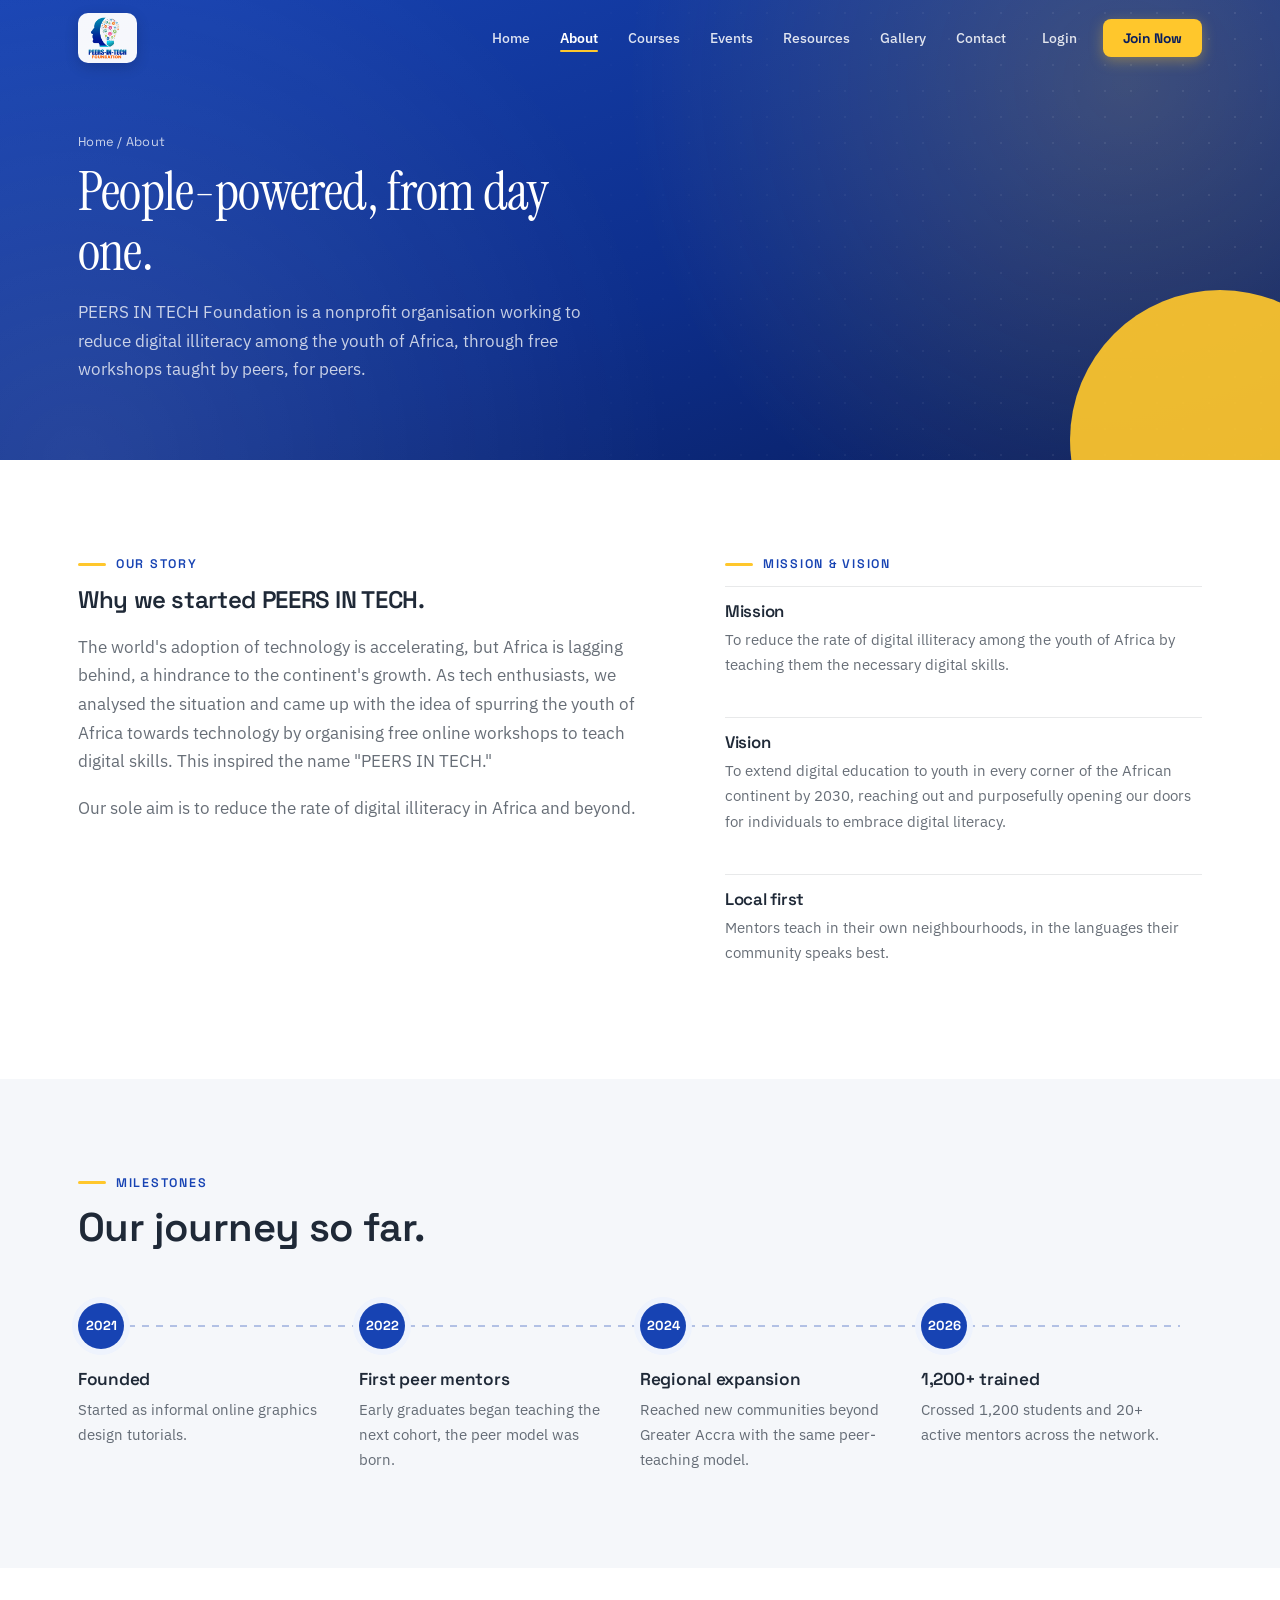
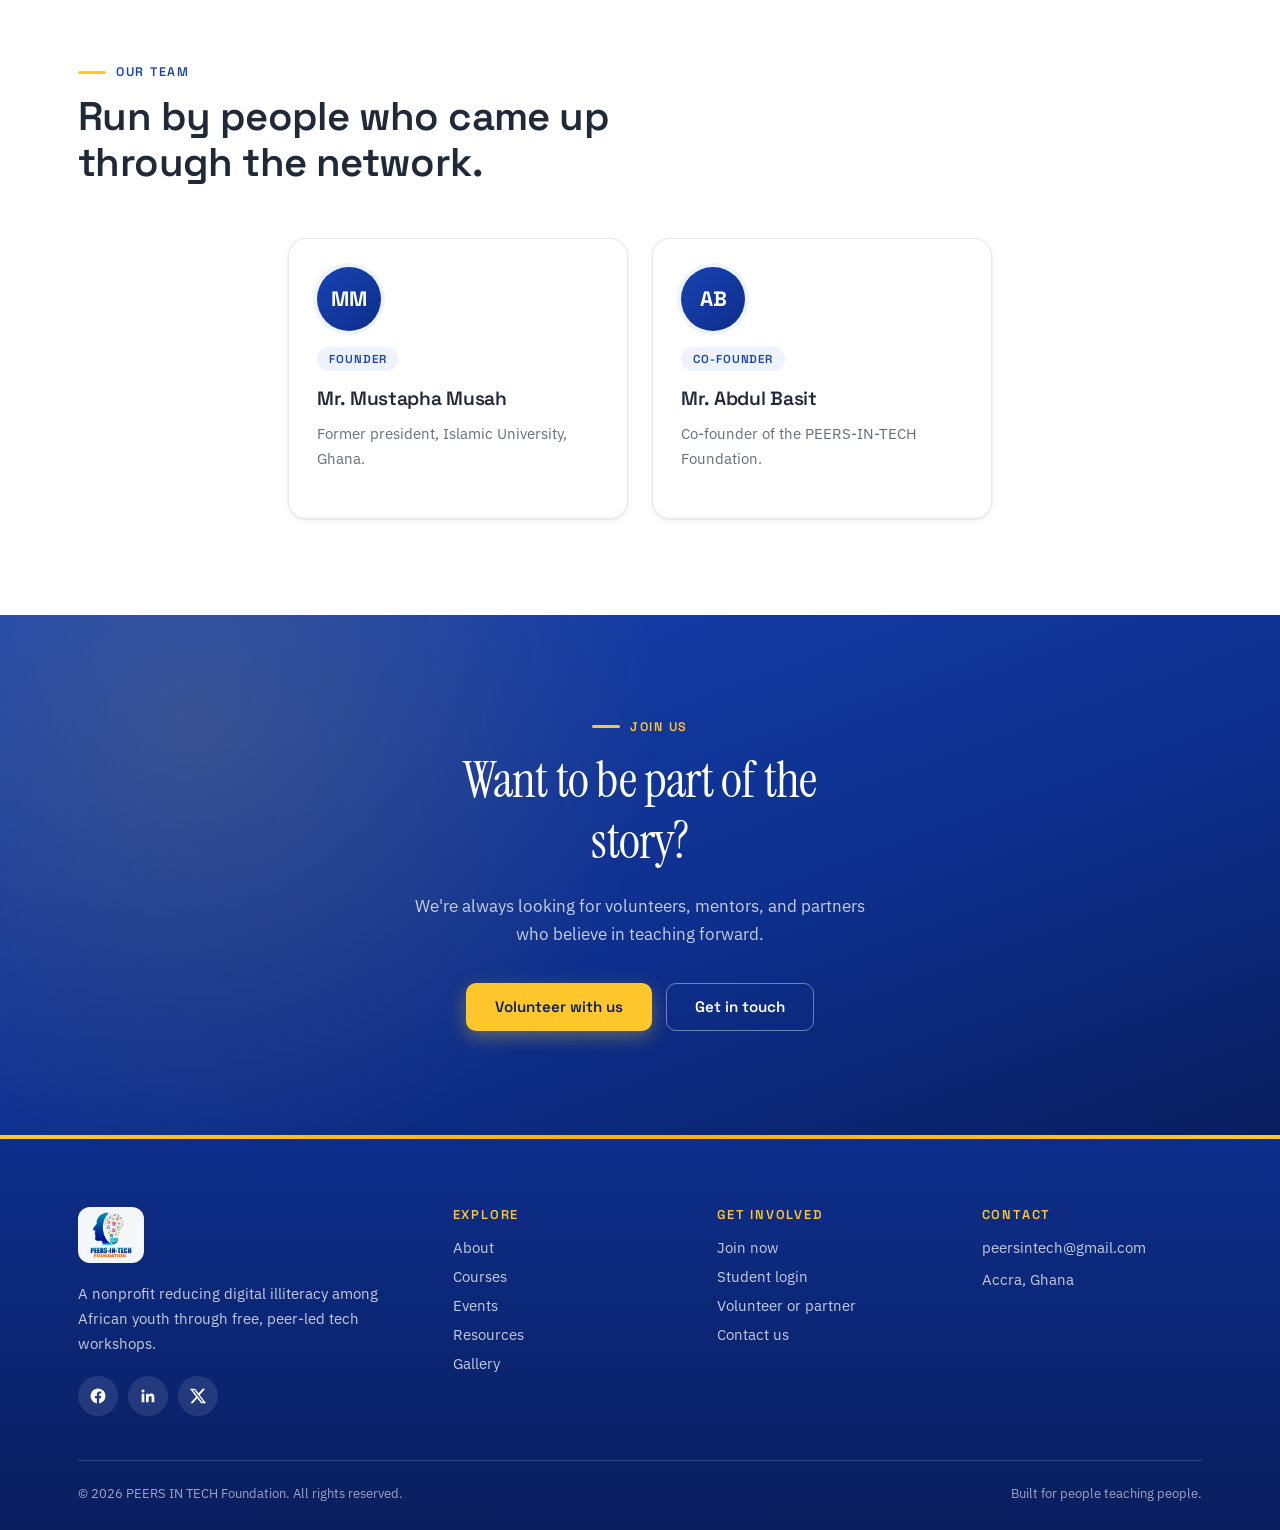
<file: about.html>
<!DOCTYPE html>
<html lang="en">
<head>
<meta charset="UTF-8">
<meta name="viewport" content="width=device-width, initial-scale=1.0">
<meta name="theme-color" content="#1743B3">
<link rel="icon" type="image/png" href="images/logo.png">
<title>About | PEERS-IN-TECH</title>
<link rel="preconnect" href="https://fonts.googleapis.com">
<link rel="preconnect" href="https://fonts.gstatic.com" crossorigin>
<link href="https://fonts.googleapis.com/css2?family=Instrument+Serif:ital@0;1&family=Space+Grotesk:wght@400;500;600;700&family=IBM+Plex+Sans:wght@400;500;600&family=IBM+Plex+Mono:wght@400;500&display=swap" rel="stylesheet">
<link rel="stylesheet" href="css/style.css">
<link rel="stylesheet" href="css/responsive.css">
<link rel="stylesheet" href="css/animations.css">
</head>
<body>
<a href="#main" class="skip-link">Skip to content</a>

<header>
  <nav>
    <a href="index.html" class="logo"><img src="images/logo.png" alt="PEERS-IN-TECH logo"></a>
    <div class="nav-links">
      <a href="index.html">Home</a>
      <a href="about.html">About</a>
      <a href="courses.html">Courses</a>
      <a href="events.html">Events</a>
      <a href="resources.html">Resources</a>
      <a href="gallery.html">Gallery</a>
      <a href="contact.html">Contact</a>
      <a href="login.html" class="nav-login">Login</a>
      <a href="login.html#signup" class="nav-cta">Join Now</a>
    </div>
    <button class="nav-toggle" aria-label="Toggle menu" aria-expanded="false"><span></span></button>
  </nav>
</header>

<main id="main">

<section class="page-hero">
  <div class="wrap">
    <span class="breadcrumb"><a href="index.html">Home</a> / About</span>
    <h1>People-powered, from day one.</h1>
    <p>PEERS IN TECH Foundation is a nonprofit organisation working to reduce digital illiteracy among the youth of Africa, through free workshops taught by peers, for peers.</p>
  </div>
</section>

<section>
  <div class="wrap about-grid">
    <div data-reveal>
      <span class="eyebrow" style="color:var(--royal)">Our story</span>
      <h2 style="margin-bottom:18px;">Why we started PEERS IN TECH.</h2>
      <p>The world's adoption of technology is accelerating, but Africa is lagging behind, a hindrance to the continent's growth. As tech enthusiasts, we analysed the situation and came up with the idea of spurring the youth of Africa towards technology by organising free online workshops to teach digital skills. This inspired the name "PEERS IN TECH."</p>
      <p>Our sole aim is to reduce the rate of digital illiteracy in Africa and beyond.</p>
    </div>
    <div data-reveal>
      <span class="eyebrow" style="color:var(--royal)">Mission &amp; vision</span>
      <div style="display:flex;flex-direction:column;gap:22px;margin-top:14px;">
        <div style="border-top:1px solid var(--line);padding-top:14px;">
          <h3 style="font-size:1.05rem;margin-bottom:6px;">Mission</h3>
          <p style="color:var(--text-dim);font-size:0.92rem;">To reduce the rate of digital illiteracy among the youth of Africa by teaching them the necessary digital skills.</p>
        </div>
        <div style="border-top:1px solid var(--line);padding-top:14px;">
          <h3 style="font-size:1.05rem;margin-bottom:6px;">Vision</h3>
          <p style="color:var(--text-dim);font-size:0.92rem;">To extend digital education to youth in every corner of the African continent by 2030, reaching out and purposefully opening our doors for individuals to embrace digital literacy.</p>
        </div>
        <div style="border-top:1px solid var(--line);padding-top:14px;">
          <h3 style="font-size:1.05rem;margin-bottom:6px;">Local first</h3>
          <p style="color:var(--text-dim);font-size:0.92rem;">Mentors teach in their own neighbourhoods, in the languages their community speaks best.</p>
        </div>
      </div>
    </div>
  </div>
</section>

<section class="bg-gray">
  <div class="wrap">
    <div class="section-head" data-reveal>
      <span class="eyebrow" style="color:var(--royal)">Milestones</span>
      <h2>Our journey so far.</h2>
    </div>
    <div class="steps" data-reveal>
      <div class="step">
        <div class="dot">2021</div>
        <h3>Founded</h3>
        <p>Started as informal online graphics design tutorials.</p>
      </div>
      <div class="step">
        <div class="dot">2022</div>
        <h3>First peer mentors</h3>
        <p>Early graduates began teaching the next cohort, the peer model was born.</p>
      </div>
      <div class="step">
        <div class="dot">2024</div>
        <h3>Regional expansion</h3>
        <p>Reached new communities beyond Greater Accra with the same peer-teaching model.</p>
      </div>
      <div class="step">
        <div class="dot">2026</div>
        <h3>1,200+ trained</h3>
        <p>Crossed 1,200 students and 20+ active mentors across the network.</p>
      </div>
    </div>
  </div>
</section>

<section>
  <div class="wrap">
    <div class="section-head" data-reveal>
      <span class="eyebrow" style="color:var(--royal)">Our team</span>
      <h2>Run by people who came up through the network.</h2>
    </div>
    <div class="course-grid team-grid-2" data-reveal>
      <div class="course-card">
        <div class="avatar" aria-hidden="true">MM</div>
        <span class="level">Founder</span>
        <h3>Mr. Mustapha Musah</h3>
        <p>Former president, Islamic University, Ghana.</p>
      </div>
      <div class="course-card">
        <div class="avatar" aria-hidden="true">AB</div>
        <span class="level">Co-Founder</span>
        <h3>Mr. Abdul Basit</h3>
        <p>Co-founder of the PEERS-IN-TECH Foundation.</p>
      </div>
    </div>
  </div>
</section>

<section class="cta-section" id="volunteer">
  <div class="wrap" data-reveal>
    <span class="eyebrow">Join us</span>
    <h2>Want to be part of the story?</h2>
    <p>We're always looking for volunteers, mentors, and partners who believe in teaching forward.</p>
    <div class="cta-row">
      <a href="contact.html#volunteer" class="btn-primary">Volunteer with us</a>
      <a href="contact.html" class="btn-ghost">Get in touch</a>
    </div>
  </div>
</section>

</main>

<footer>
  <div class="wrap">
    <div class="footer-grid">
      <div class="footer-brand">
        <a href="index.html"><img src="images/logo.png" alt="PEERS-IN-TECH Foundation logo"></a>
        <p>A nonprofit reducing digital illiteracy among African youth through free, peer-led tech workshops.</p>
        <div class="social-row">
          <a href="https://www.facebook.com/share/1B9RhbeYCy/?mibextid=wwXIfr" target="_blank" rel="noopener" aria-label="Facebook"><svg viewBox="0 0 24 24" fill="currentColor"><path d="M22 12a10 10 0 1 0-11.56 9.88v-6.99H7.9V12h2.54V9.8c0-2.5 1.49-3.89 3.78-3.89 1.09 0 2.24.2 2.24.2v2.46h-1.26c-1.24 0-1.63.77-1.63 1.56V12h2.78l-.44 2.89h-2.34v6.99A10 10 0 0 0 22 12z"/></svg></a>
          <a href="https://www.linkedin.com/company/peers-in-tech/" target="_blank" rel="noopener" aria-label="LinkedIn"><svg viewBox="0 0 24 24" fill="currentColor"><path d="M20.45 20.45h-3.56v-5.57c0-1.33-.03-3.04-1.85-3.04-1.85 0-2.14 1.45-2.14 2.94v5.67H9.35V9h3.41v1.56h.05c.48-.9 1.64-1.85 3.37-1.85 3.6 0 4.27 2.37 4.27 5.45v6.29zM5.34 7.43a2.06 2.06 0 1 1 0-4.12 2.06 2.06 0 0 1 0 4.12zM7.12 20.45H3.56V9h3.56v11.45z"/></svg></a>
          <a href="https://x.com/peers_intech?s=11" target="_blank" rel="noopener" aria-label="X (Twitter)"><svg viewBox="0 0 24 24" fill="currentColor"><path d="M18.244 2.25h3.308l-7.227 8.26 8.502 11.24H16.17l-5.214-6.817L4.99 21.75H1.68l7.73-8.835L1.254 2.25H8.08l4.713 6.231zm-1.161 17.52h1.833L7.084 4.126H5.117z"/></svg></a>
        </div>
      </div>
      <div class="footer-col">
        <h4>Explore</h4>
        <a href="about.html">About</a>
        <a href="courses.html">Courses</a>
        <a href="events.html">Events</a>
        <a href="resources.html">Resources</a>
        <a href="gallery.html">Gallery</a>
      </div>
      <div class="footer-col">
        <h4>Get involved</h4>
        <a href="login.html#signup">Join now</a>
        <a href="login.html">Student login</a>
        <a href="contact.html#volunteer">Volunteer or partner</a>
        <a href="contact.html">Contact us</a>
      </div>
      <div class="footer-col">
        <h4>Contact</h4>
        <a href="mailto:peersintech@gmail.com">peersintech@gmail.com</a>
        <p>Accra, Ghana</p>
      </div>
    </div>
    <div class="bottom-bar">
      <span>&copy; 2026 PEERS IN TECH Foundation. All rights reserved.</span>
      <span>Built for people teaching people.</span>
    </div>
  </div>
</footer>

<script src="js/app.js"></script>
</body>
</html>
</file>
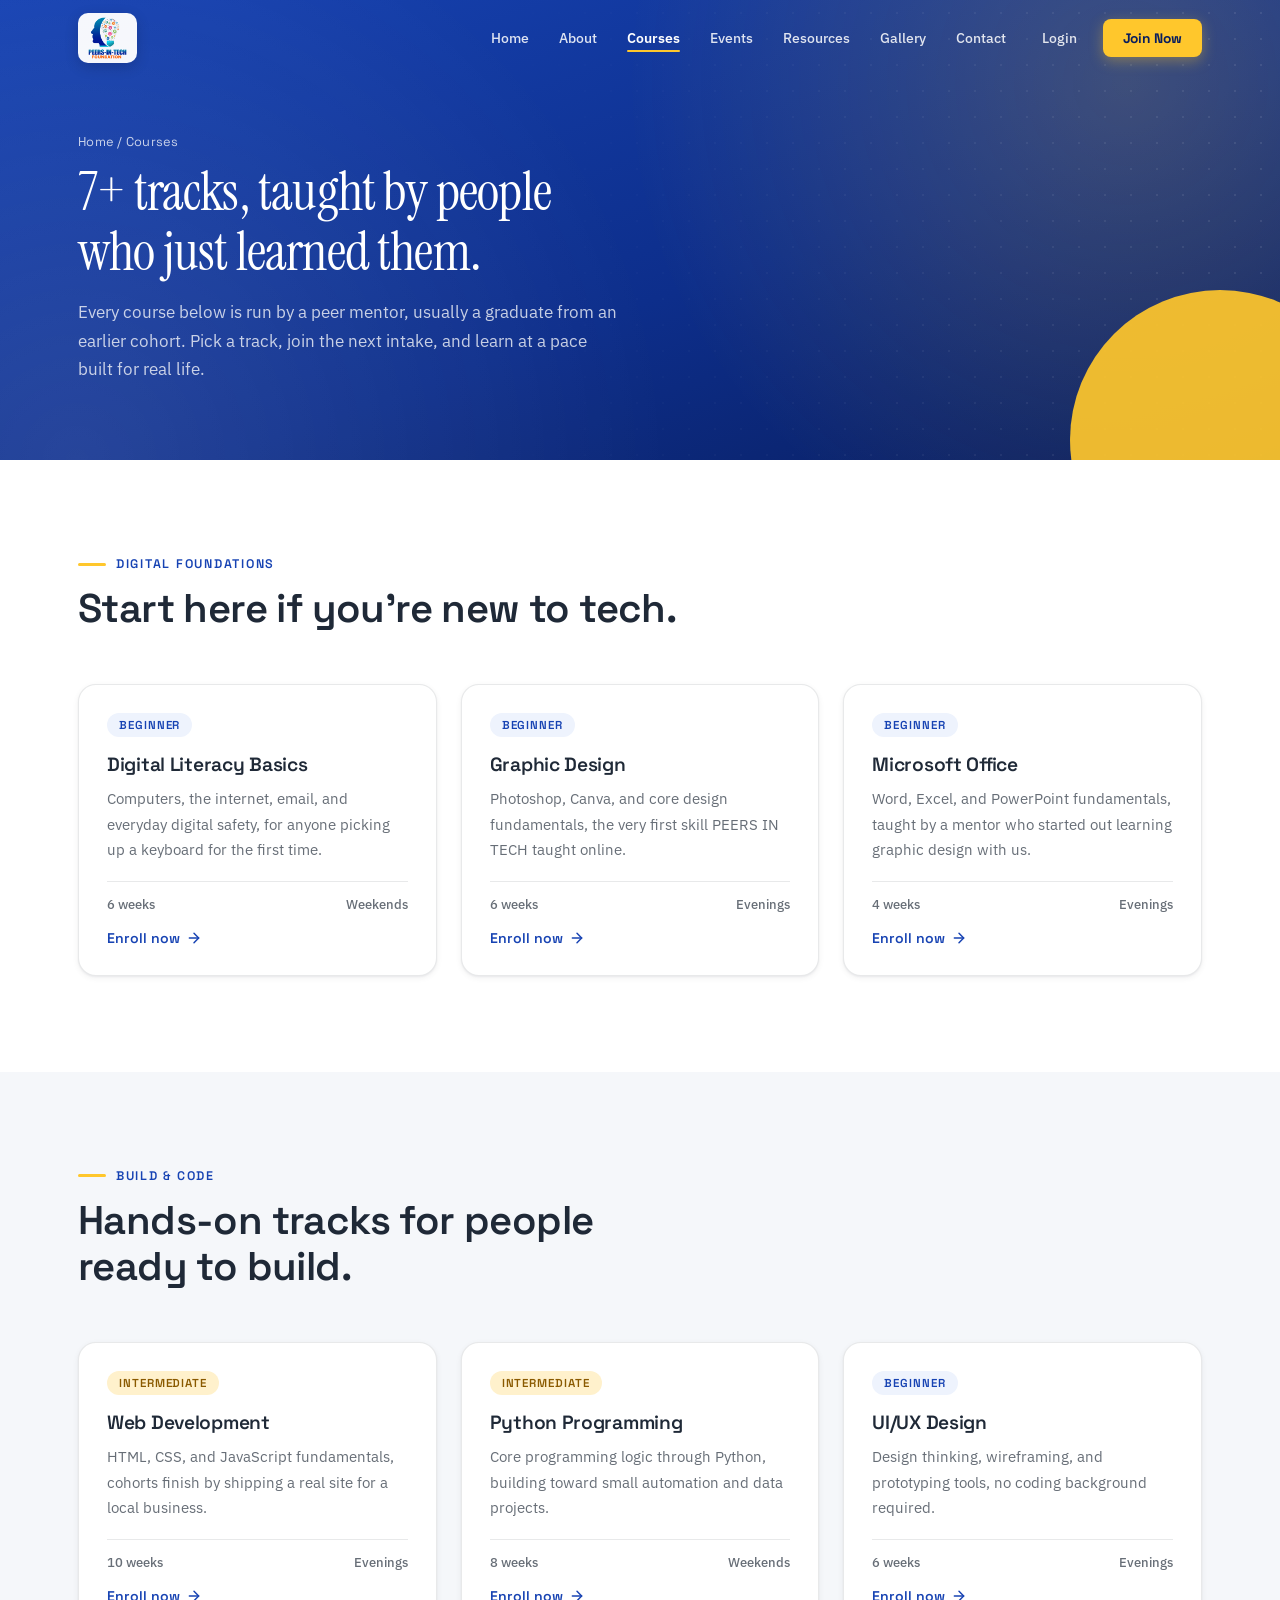
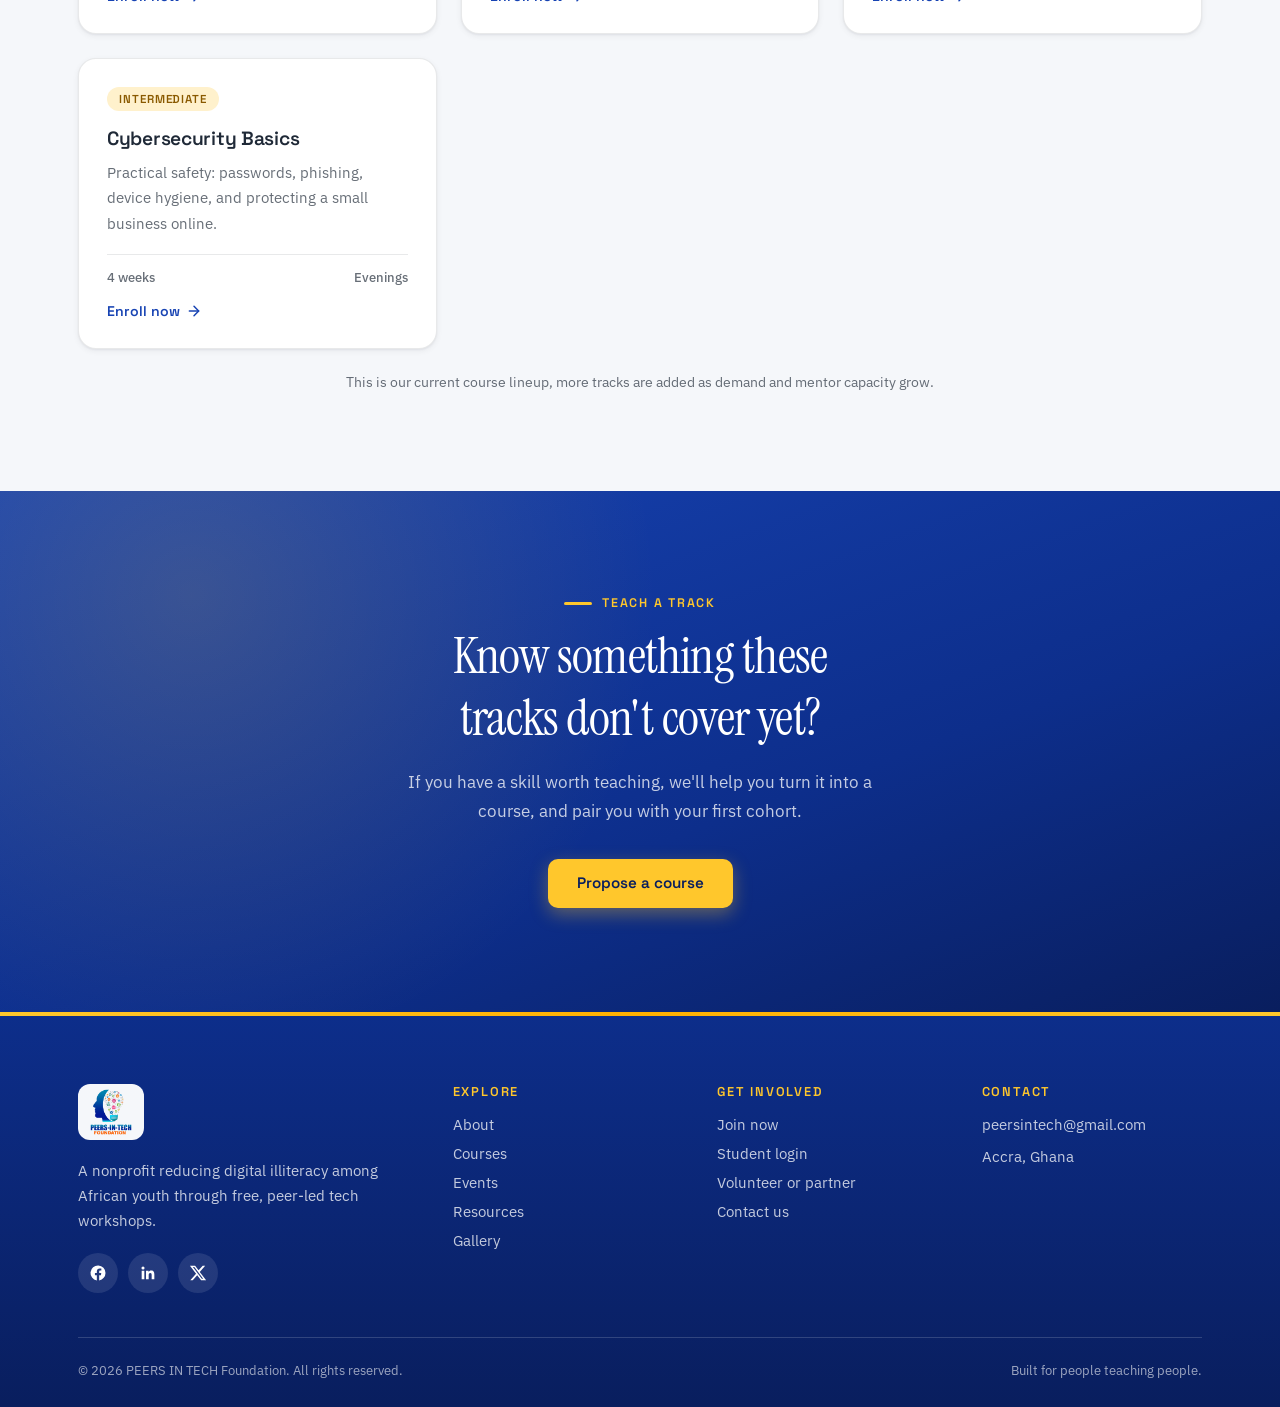
<file: courses.html>
<!DOCTYPE html>
<html lang="en">
<head>
<meta charset="UTF-8">
<meta name="viewport" content="width=device-width, initial-scale=1.0">
<meta name="theme-color" content="#1743B3">
<link rel="icon" type="image/png" href="images/logo.png">
<title>Courses | PEERS-IN-TECH</title>
<link rel="preconnect" href="https://fonts.googleapis.com">
<link rel="preconnect" href="https://fonts.gstatic.com" crossorigin>
<link href="https://fonts.googleapis.com/css2?family=Instrument+Serif:ital@0;1&family=Space+Grotesk:wght@400;500;600;700&family=IBM+Plex+Sans:wght@400;500;600&family=IBM+Plex+Mono:wght@400;500&display=swap" rel="stylesheet">
<link rel="stylesheet" href="css/style.css">
<link rel="stylesheet" href="css/responsive.css">
<link rel="stylesheet" href="css/animations.css">
</head>
<body>
<a href="#main" class="skip-link">Skip to content</a>

<header>
  <nav>
    <a href="index.html" class="logo"><img src="images/logo.png" alt="PEERS-IN-TECH logo"></a>
    <div class="nav-links">
      <a href="index.html">Home</a>
      <a href="about.html">About</a>
      <a href="courses.html">Courses</a>
      <a href="events.html">Events</a>
      <a href="resources.html">Resources</a>
      <a href="gallery.html">Gallery</a>
      <a href="contact.html">Contact</a>
      <a href="login.html" class="nav-login">Login</a>
      <a href="login.html#signup" class="nav-cta">Join Now</a>
    </div>
    <button class="nav-toggle" aria-label="Toggle menu" aria-expanded="false"><span></span></button>
  </nav>
</header>

<main id="main">

<section class="page-hero">
  <div class="wrap">
    <span class="breadcrumb"><a href="index.html">Home</a> / Courses</span>
    <h1>7+ tracks, taught by people who just learned them.</h1>
    <p>Every course below is run by a peer mentor, usually a graduate from an earlier cohort. Pick a track, join the next intake, and learn at a pace built for real life.</p>
  </div>
</section>

<section>
  <div class="wrap">
    <div class="section-head" data-reveal>
      <span class="eyebrow" style="color:var(--royal)">Digital foundations</span>
      <h2>Start here if you're new to tech.</h2>
    </div>
    <div class="course-grid" data-reveal>
      <div class="course-card">
        <span class="level">Beginner</span>
        <h3>Digital Literacy Basics</h3>
        <p>Computers, the internet, email, and everyday digital safety, for anyone picking up a keyboard for the first time.</p>
        <div class="course-meta"><span>6 weeks</span><span>Weekends</span></div>
        <a href="login.html#signup" class="course-link">Enroll now <svg viewBox="0 0 24 24" fill="none" stroke="currentColor" stroke-width="2.2" stroke-linecap="round" stroke-linejoin="round" aria-hidden="true"><line x1="5" y1="12" x2="19" y2="12"/><polyline points="12 5 19 12 12 19"/></svg></a>
      </div>
      <div class="course-card">
        <span class="level">Beginner</span>
        <h3>Graphic Design</h3>
        <p>Photoshop, Canva, and core design fundamentals, the very first skill PEERS IN TECH taught online.</p>
        <div class="course-meta"><span>6 weeks</span><span>Evenings</span></div>
        <a href="login.html#signup" class="course-link">Enroll now <svg viewBox="0 0 24 24" fill="none" stroke="currentColor" stroke-width="2.2" stroke-linecap="round" stroke-linejoin="round" aria-hidden="true"><line x1="5" y1="12" x2="19" y2="12"/><polyline points="12 5 19 12 12 19"/></svg></a>
      </div>
      <div class="course-card">
        <span class="level">Beginner</span>
        <h3>Microsoft Office</h3>
        <p>Word, Excel, and PowerPoint fundamentals, taught by a mentor who started out learning graphic design with us.</p>
        <div class="course-meta"><span>4 weeks</span><span>Evenings</span></div>
        <a href="login.html#signup" class="course-link">Enroll now <svg viewBox="0 0 24 24" fill="none" stroke="currentColor" stroke-width="2.2" stroke-linecap="round" stroke-linejoin="round" aria-hidden="true"><line x1="5" y1="12" x2="19" y2="12"/><polyline points="12 5 19 12 12 19"/></svg></a>
      </div>
    </div>
  </div>
</section>

<section class="bg-gray">
  <div class="wrap">
    <div class="section-head" data-reveal>
      <span class="eyebrow" style="color:var(--royal)">Build & code</span>
      <h2>Hands-on tracks for people ready to build.</h2>
    </div>
    <div class="course-grid" data-reveal>
      <div class="course-card">
        <span class="level pro">Intermediate</span>
        <h3>Web Development</h3>
        <p>HTML, CSS, and JavaScript fundamentals, cohorts finish by shipping a real site for a local business.</p>
        <div class="course-meta"><span>10 weeks</span><span>Evenings</span></div>
        <a href="login.html#signup" class="course-link">Enroll now <svg viewBox="0 0 24 24" fill="none" stroke="currentColor" stroke-width="2.2" stroke-linecap="round" stroke-linejoin="round" aria-hidden="true"><line x1="5" y1="12" x2="19" y2="12"/><polyline points="12 5 19 12 12 19"/></svg></a>
      </div>
      <div class="course-card">
        <span class="level pro">Intermediate</span>
        <h3>Python Programming</h3>
        <p>Core programming logic through Python, building toward small automation and data projects.</p>
        <div class="course-meta"><span>8 weeks</span><span>Weekends</span></div>
        <a href="login.html#signup" class="course-link">Enroll now <svg viewBox="0 0 24 24" fill="none" stroke="currentColor" stroke-width="2.2" stroke-linecap="round" stroke-linejoin="round" aria-hidden="true"><line x1="5" y1="12" x2="19" y2="12"/><polyline points="12 5 19 12 12 19"/></svg></a>
      </div>
      <div class="course-card">
        <span class="level">Beginner</span>
        <h3>UI/UX Design</h3>
        <p>Design thinking, wireframing, and prototyping tools, no coding background required.</p>
        <div class="course-meta"><span>6 weeks</span><span>Evenings</span></div>
        <a href="login.html#signup" class="course-link">Enroll now <svg viewBox="0 0 24 24" fill="none" stroke="currentColor" stroke-width="2.2" stroke-linecap="round" stroke-linejoin="round" aria-hidden="true"><line x1="5" y1="12" x2="19" y2="12"/><polyline points="12 5 19 12 12 19"/></svg></a>
      </div>
      <div class="course-card">
        <span class="level pro">Intermediate</span>
        <h3>Cybersecurity Basics</h3>
        <p>Practical safety: passwords, phishing, device hygiene, and protecting a small business online.</p>
        <div class="course-meta"><span>4 weeks</span><span>Evenings</span></div>
        <a href="login.html#signup" class="course-link">Enroll now <svg viewBox="0 0 24 24" fill="none" stroke="currentColor" stroke-width="2.2" stroke-linecap="round" stroke-linejoin="round" aria-hidden="true"><line x1="5" y1="12" x2="19" y2="12"/><polyline points="12 5 19 12 12 19"/></svg></a>
      </div>
    </div>
    <p class="placeholder-note" style="text-align:center;">This is our current course lineup, more tracks are added as demand and mentor capacity grow.</p>
  </div>
</section>

<section class="cta-section" id="volunteer">
  <div class="wrap" data-reveal>
    <span class="eyebrow">Teach a track</span>
    <h2>Know something these tracks don't cover yet?</h2>
    <p>If you have a skill worth teaching, we'll help you turn it into a course, and pair you with your first cohort.</p>
    <div class="cta-row">
      <a href="contact.html#volunteer" class="btn-primary">Propose a course</a>
    </div>
  </div>
</section>

</main>

<footer>
  <div class="wrap">
    <div class="footer-grid">
      <div class="footer-brand">
        <a href="index.html"><img src="images/logo.png" alt="PEERS-IN-TECH Foundation logo"></a>
        <p>A nonprofit reducing digital illiteracy among African youth through free, peer-led tech workshops.</p>
        <div class="social-row">
          <a href="https://www.facebook.com/share/1B9RhbeYCy/?mibextid=wwXIfr" target="_blank" rel="noopener" aria-label="Facebook"><svg viewBox="0 0 24 24" fill="currentColor"><path d="M22 12a10 10 0 1 0-11.56 9.88v-6.99H7.9V12h2.54V9.8c0-2.5 1.49-3.89 3.78-3.89 1.09 0 2.24.2 2.24.2v2.46h-1.26c-1.24 0-1.63.77-1.63 1.56V12h2.78l-.44 2.89h-2.34v6.99A10 10 0 0 0 22 12z"/></svg></a>
          <a href="https://www.linkedin.com/company/peers-in-tech/" target="_blank" rel="noopener" aria-label="LinkedIn"><svg viewBox="0 0 24 24" fill="currentColor"><path d="M20.45 20.45h-3.56v-5.57c0-1.33-.03-3.04-1.85-3.04-1.85 0-2.14 1.45-2.14 2.94v5.67H9.35V9h3.41v1.56h.05c.48-.9 1.64-1.85 3.37-1.85 3.6 0 4.27 2.37 4.27 5.45v6.29zM5.34 7.43a2.06 2.06 0 1 1 0-4.12 2.06 2.06 0 0 1 0 4.12zM7.12 20.45H3.56V9h3.56v11.45z"/></svg></a>
          <a href="https://x.com/peers_intech?s=11" target="_blank" rel="noopener" aria-label="X (Twitter)"><svg viewBox="0 0 24 24" fill="currentColor"><path d="M18.244 2.25h3.308l-7.227 8.26 8.502 11.24H16.17l-5.214-6.817L4.99 21.75H1.68l7.73-8.835L1.254 2.25H8.08l4.713 6.231zm-1.161 17.52h1.833L7.084 4.126H5.117z"/></svg></a>
        </div>
      </div>
      <div class="footer-col">
        <h4>Explore</h4>
        <a href="about.html">About</a>
        <a href="courses.html">Courses</a>
        <a href="events.html">Events</a>
        <a href="resources.html">Resources</a>
        <a href="gallery.html">Gallery</a>
      </div>
      <div class="footer-col">
        <h4>Get involved</h4>
        <a href="login.html#signup">Join now</a>
        <a href="login.html">Student login</a>
        <a href="contact.html#volunteer">Volunteer or partner</a>
        <a href="contact.html">Contact us</a>
      </div>
      <div class="footer-col">
        <h4>Contact</h4>
        <a href="mailto:peersintech@gmail.com">peersintech@gmail.com</a>
        <p>Accra, Ghana</p>
      </div>
    </div>
    <div class="bottom-bar">
      <span>&copy; 2026 PEERS IN TECH Foundation. All rights reserved.</span>
      <span>Built for people teaching people.</span>
    </div>
  </div>
</footer>

<script src="js/app.js"></script>
</body>
</html>
</file>
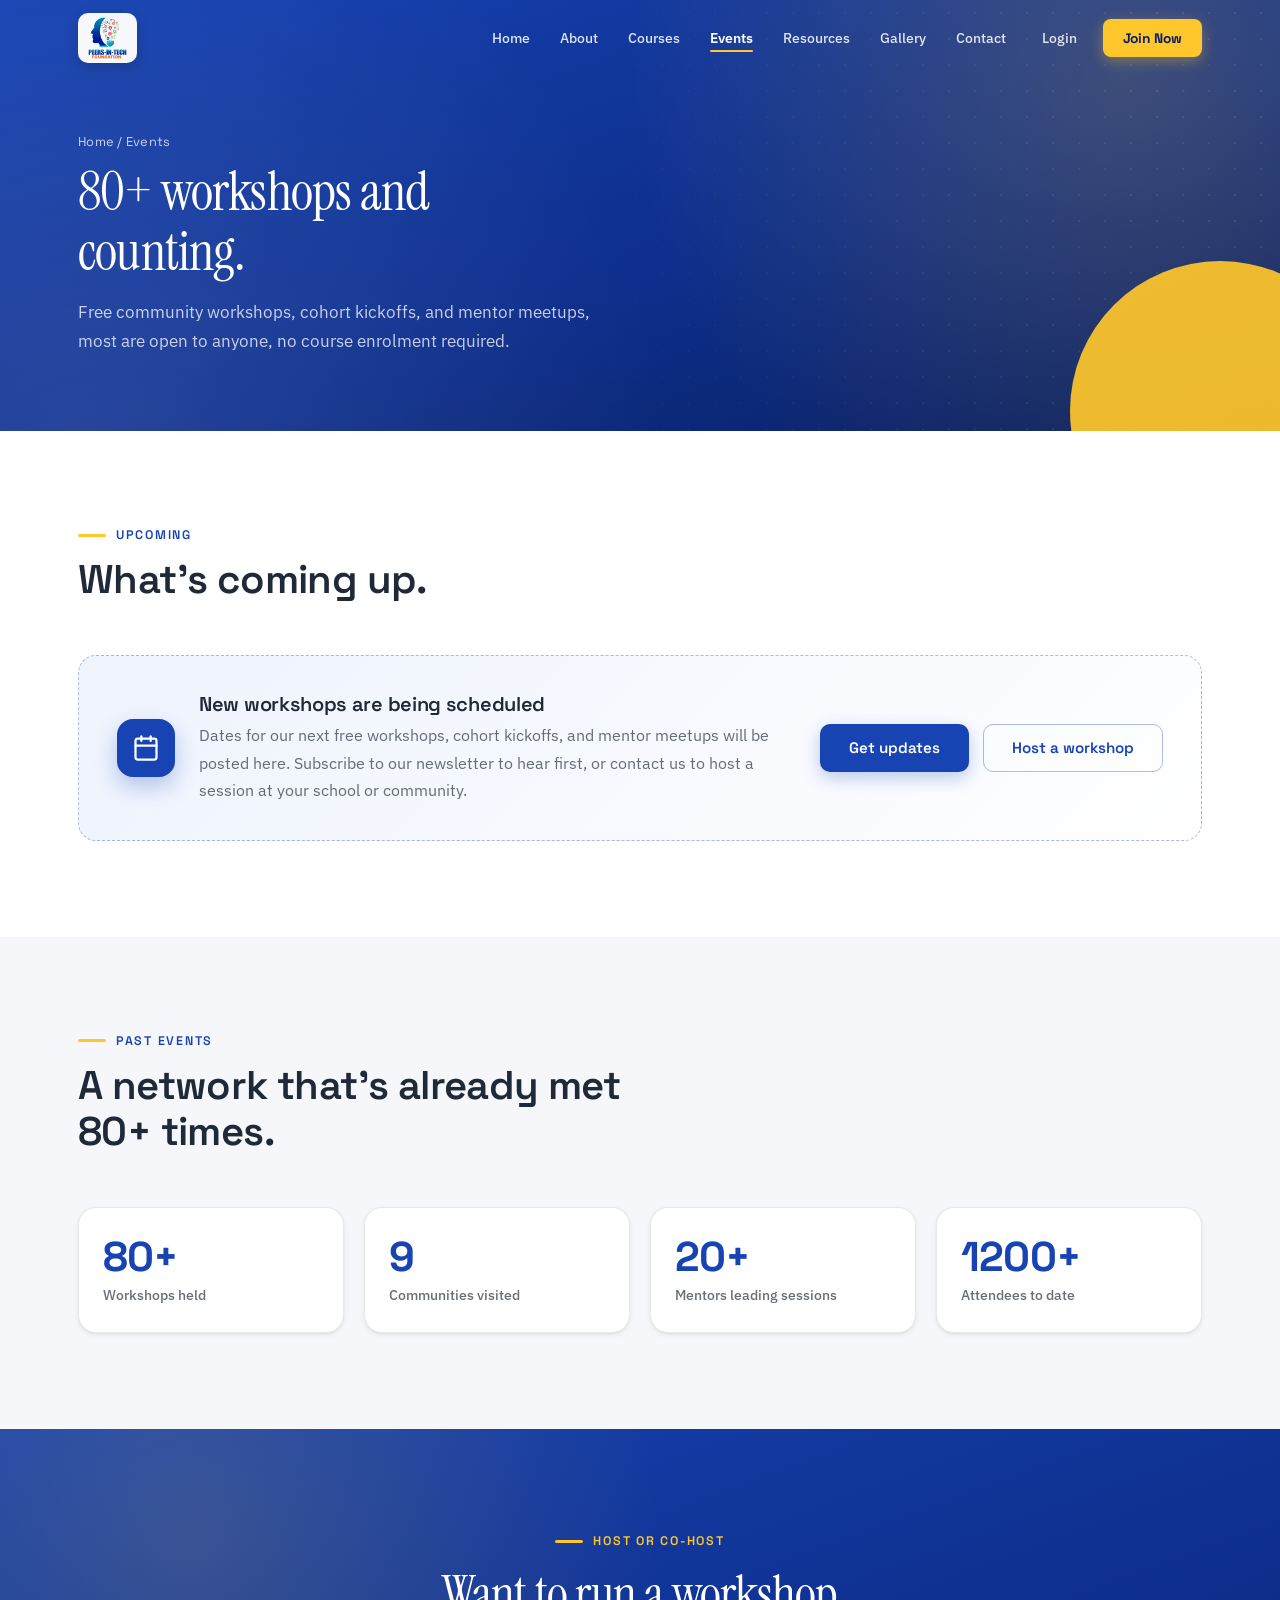
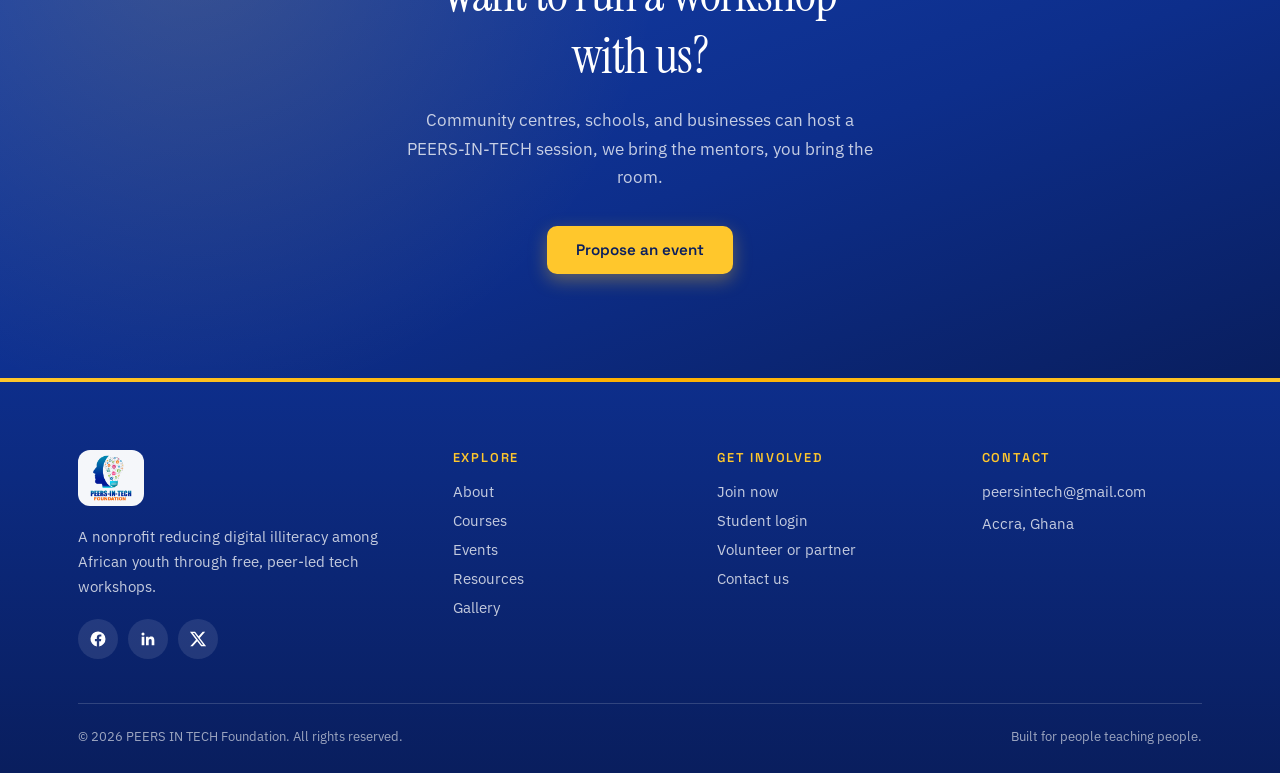
<file: events.html>
<!DOCTYPE html>
<html lang="en">
<head>
<meta charset="UTF-8">
<meta name="viewport" content="width=device-width, initial-scale=1.0">
<meta name="theme-color" content="#1743B3">
<link rel="icon" type="image/png" href="images/logo.png">
<title>Events | PEERS-IN-TECH</title>
<link rel="preconnect" href="https://fonts.googleapis.com">
<link rel="preconnect" href="https://fonts.gstatic.com" crossorigin>
<link href="https://fonts.googleapis.com/css2?family=Instrument+Serif:ital@0;1&family=Space+Grotesk:wght@400;500;600;700&family=IBM+Plex+Sans:wght@400;500;600&family=IBM+Plex+Mono:wght@400;500&display=swap" rel="stylesheet">
<link rel="stylesheet" href="css/style.css">
<link rel="stylesheet" href="css/responsive.css">
<link rel="stylesheet" href="css/animations.css">
</head>
<body>
<a href="#main" class="skip-link">Skip to content</a>

<header>
  <nav>
    <a href="index.html" class="logo"><img src="images/logo.png" alt="PEERS-IN-TECH logo"></a>
    <div class="nav-links">
      <a href="index.html">Home</a>
      <a href="about.html">About</a>
      <a href="courses.html">Courses</a>
      <a href="events.html">Events</a>
      <a href="resources.html">Resources</a>
      <a href="gallery.html">Gallery</a>
      <a href="contact.html">Contact</a>
      <a href="login.html" class="nav-login">Login</a>
      <a href="login.html#signup" class="nav-cta">Join Now</a>
    </div>
    <button class="nav-toggle" aria-label="Toggle menu" aria-expanded="false"><span></span></button>
  </nav>
</header>

<main id="main">

<section class="page-hero">
  <div class="wrap">
    <span class="breadcrumb"><a href="index.html">Home</a> / Events</span>
    <h1>80+ workshops and counting.</h1>
    <p>Free community workshops, cohort kickoffs, and mentor meetups, most are open to anyone, no course enrolment required.</p>
  </div>
</section>

<section>
  <div class="wrap">
    <div class="section-head" data-reveal>
      <span class="eyebrow" style="color:var(--royal)">Upcoming</span>
      <h2>What's coming up.</h2>
    </div>
    <div class="notice-card" data-reveal>
      <div class="notice-icon"><svg viewBox="0 0 24 24" fill="none" stroke="currentColor" stroke-width="1.9" stroke-linecap="round" stroke-linejoin="round" aria-hidden="true"><rect x="3" y="4" width="18" height="18" rx="2" ry="2"/><line x1="16" y1="2" x2="16" y2="6"/><line x1="8" y1="2" x2="8" y2="6"/><line x1="3" y1="10" x2="21" y2="10"/></svg></div>
      <div class="notice-body">
        <h3>New workshops are being scheduled</h3>
        <p>Dates for our next free workshops, cohort kickoffs, and mentor meetups will be posted here. Subscribe to our newsletter to hear first, or contact us to host a session at your school or community.</p>
      </div>
      <div class="cta-row">
        <a href="index.html#newsletter" class="btn-dark">Get updates</a>
        <a href="contact.html" class="btn-ghost on-light">Host a workshop</a>
      </div>
    </div>
    <!-- TO ADD AN EVENT: delete the notice card above, then add a list like this:
    <div class="event-list">
      <div class="event-row">
        <div class="event-date"><span class="day">DD</span><span class="month">Mon</span></div>
        <div><span class="event-tag">Workshop &middot; Free</span><h3>Event title</h3><p>Short description and venue.</p></div>
        <a href="contact.html" class="btn-ghost on-light">Reserve a spot</a>
      </div>
    </div>
    -->
  </div>
</section>

<section class="bg-gray">
  <div class="wrap">
    <div class="section-head" data-reveal>
      <span class="eyebrow" style="color:var(--royal)">Past events</span>
      <h2>A network that's already met 80+ times.</h2>
    </div>
    <div class="stat-grid" data-reveal>
      <div class="stat-card"><div class="num">80+</div><div class="label">Workshops held</div></div>
      <div class="stat-card"><div class="num">9</div><div class="label">Communities visited</div></div>
      <div class="stat-card"><div class="num">20+</div><div class="label">Mentors leading sessions</div></div>
      <div class="stat-card"><div class="num">1200+</div><div class="label">Attendees to date</div></div>
    </div>
  </div>
</section>

<section class="cta-section" id="volunteer">
  <div class="wrap" data-reveal>
    <span class="eyebrow">Host or co-host</span>
    <h2>Want to run a workshop with us?</h2>
    <p>Community centres, schools, and businesses can host a PEERS-IN-TECH session, we bring the mentors, you bring the room.</p>
    <div class="cta-row">
      <a href="contact.html#volunteer" class="btn-primary">Propose an event</a>
    </div>
  </div>
</section>

</main>

<footer>
  <div class="wrap">
    <div class="footer-grid">
      <div class="footer-brand">
        <a href="index.html"><img src="images/logo.png" alt="PEERS-IN-TECH Foundation logo"></a>
        <p>A nonprofit reducing digital illiteracy among African youth through free, peer-led tech workshops.</p>
        <div class="social-row">
          <a href="https://www.facebook.com/share/1B9RhbeYCy/?mibextid=wwXIfr" target="_blank" rel="noopener" aria-label="Facebook"><svg viewBox="0 0 24 24" fill="currentColor"><path d="M22 12a10 10 0 1 0-11.56 9.88v-6.99H7.9V12h2.54V9.8c0-2.5 1.49-3.89 3.78-3.89 1.09 0 2.24.2 2.24.2v2.46h-1.26c-1.24 0-1.63.77-1.63 1.56V12h2.78l-.44 2.89h-2.34v6.99A10 10 0 0 0 22 12z"/></svg></a>
          <a href="https://www.linkedin.com/company/peers-in-tech/" target="_blank" rel="noopener" aria-label="LinkedIn"><svg viewBox="0 0 24 24" fill="currentColor"><path d="M20.45 20.45h-3.56v-5.57c0-1.33-.03-3.04-1.85-3.04-1.85 0-2.14 1.45-2.14 2.94v5.67H9.35V9h3.41v1.56h.05c.48-.9 1.64-1.85 3.37-1.85 3.6 0 4.27 2.37 4.27 5.45v6.29zM5.34 7.43a2.06 2.06 0 1 1 0-4.12 2.06 2.06 0 0 1 0 4.12zM7.12 20.45H3.56V9h3.56v11.45z"/></svg></a>
          <a href="https://x.com/peers_intech?s=11" target="_blank" rel="noopener" aria-label="X (Twitter)"><svg viewBox="0 0 24 24" fill="currentColor"><path d="M18.244 2.25h3.308l-7.227 8.26 8.502 11.24H16.17l-5.214-6.817L4.99 21.75H1.68l7.73-8.835L1.254 2.25H8.08l4.713 6.231zm-1.161 17.52h1.833L7.084 4.126H5.117z"/></svg></a>
        </div>
      </div>
      <div class="footer-col">
        <h4>Explore</h4>
        <a href="about.html">About</a>
        <a href="courses.html">Courses</a>
        <a href="events.html">Events</a>
        <a href="resources.html">Resources</a>
        <a href="gallery.html">Gallery</a>
      </div>
      <div class="footer-col">
        <h4>Get involved</h4>
        <a href="login.html#signup">Join now</a>
        <a href="login.html">Student login</a>
        <a href="contact.html#volunteer">Volunteer or partner</a>
        <a href="contact.html">Contact us</a>
      </div>
      <div class="footer-col">
        <h4>Contact</h4>
        <a href="mailto:peersintech@gmail.com">peersintech@gmail.com</a>
        <p>Accra, Ghana</p>
      </div>
    </div>
    <div class="bottom-bar">
      <span>&copy; 2026 PEERS IN TECH Foundation. All rights reserved.</span>
      <span>Built for people teaching people.</span>
    </div>
  </div>
</footer>

<script src="js/app.js"></script>
</body>
</html>
</file>
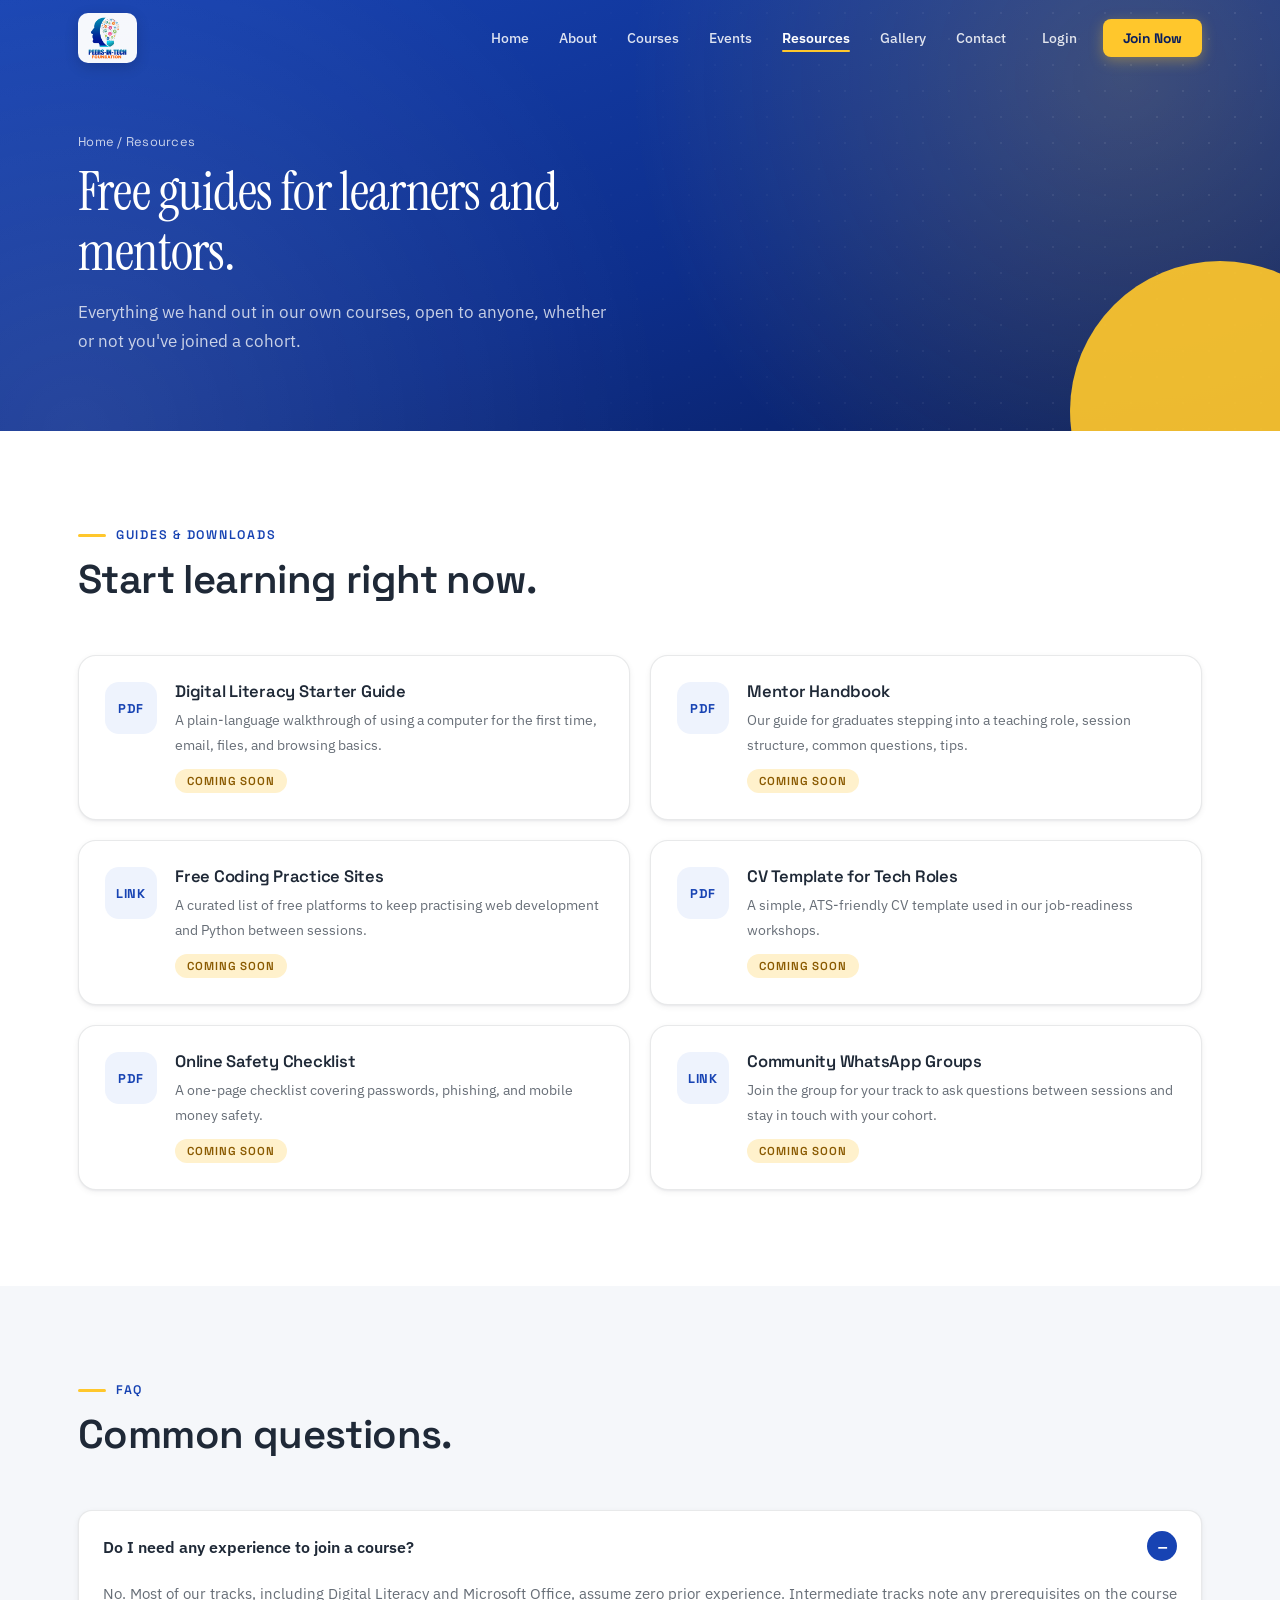
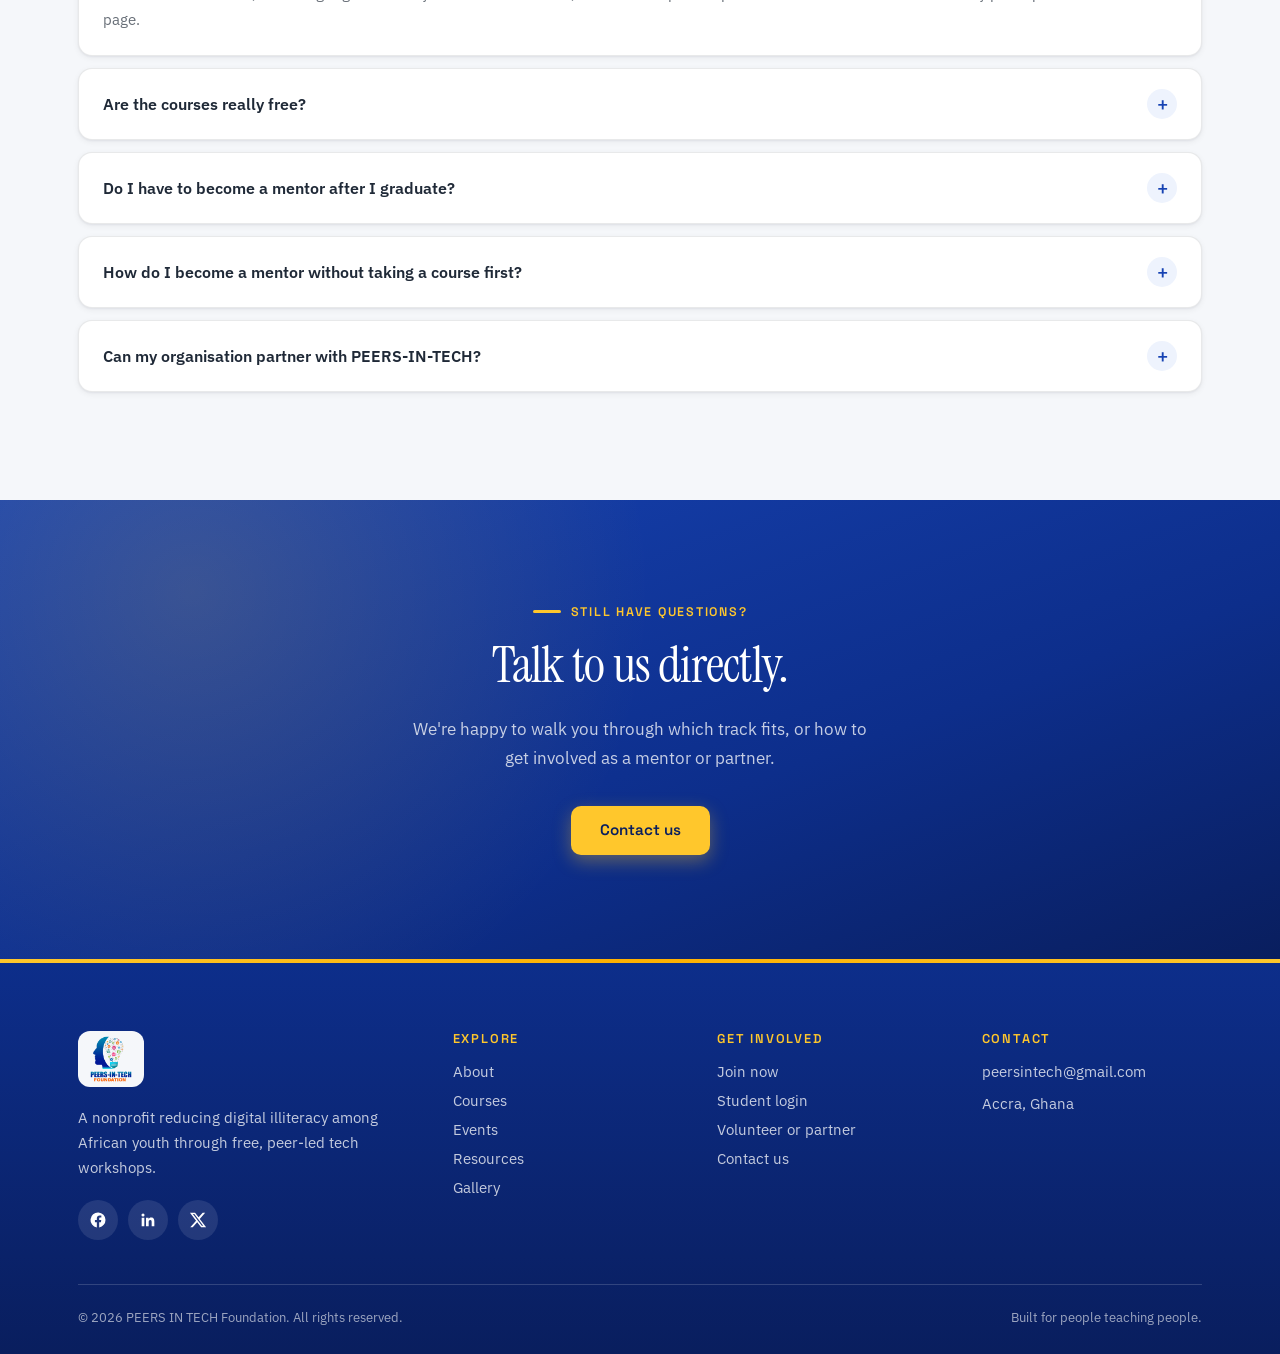
<file: resources.html>
<!DOCTYPE html>
<html lang="en">
<head>
<meta charset="UTF-8">
<meta name="viewport" content="width=device-width, initial-scale=1.0">
<meta name="theme-color" content="#1743B3">
<link rel="icon" type="image/png" href="images/logo.png">
<title>Resources | PEERS-IN-TECH</title>
<link rel="preconnect" href="https://fonts.googleapis.com">
<link rel="preconnect" href="https://fonts.gstatic.com" crossorigin>
<link href="https://fonts.googleapis.com/css2?family=Instrument+Serif:ital@0;1&family=Space+Grotesk:wght@400;500;600;700&family=IBM+Plex+Sans:wght@400;500;600&family=IBM+Plex+Mono:wght@400;500&display=swap" rel="stylesheet">
<link rel="stylesheet" href="css/style.css">
<link rel="stylesheet" href="css/responsive.css">
<link rel="stylesheet" href="css/animations.css">
</head>
<body>
<a href="#main" class="skip-link">Skip to content</a>

<header>
  <nav>
    <a href="index.html" class="logo"><img src="images/logo.png" alt="PEERS-IN-TECH logo"></a>
    <div class="nav-links">
      <a href="index.html">Home</a>
      <a href="about.html">About</a>
      <a href="courses.html">Courses</a>
      <a href="events.html">Events</a>
      <a href="resources.html">Resources</a>
      <a href="gallery.html">Gallery</a>
      <a href="contact.html">Contact</a>
      <a href="login.html" class="nav-login">Login</a>
      <a href="login.html#signup" class="nav-cta">Join Now</a>
    </div>
    <button class="nav-toggle" aria-label="Toggle menu" aria-expanded="false"><span></span></button>
  </nav>
</header>

<main id="main">

<section class="page-hero">
  <div class="wrap">
    <span class="breadcrumb"><a href="index.html">Home</a> / Resources</span>
    <h1>Free guides for learners and mentors.</h1>
    <p>Everything we hand out in our own courses, open to anyone, whether or not you've joined a cohort.</p>
  </div>
</section>

<section>
  <div class="wrap">
    <div class="section-head" data-reveal>
      <span class="eyebrow" style="color:var(--royal)">Guides & downloads</span>
      <h2>Start learning right now.</h2>
    </div>
    <div class="resource-grid" data-reveal>
      <div class="resource-card">
        <div class="resource-icon">PDF</div>
        <div>
          <h3>Digital Literacy Starter Guide</h3>
          <p>A plain-language walkthrough of using a computer for the first time, email, files, and browsing basics.</p>
          <span class="badge-soon">Coming soon</span>
        </div>
      </div>
      <div class="resource-card">
        <div class="resource-icon">PDF</div>
        <div>
          <h3>Mentor Handbook</h3>
          <p>Our guide for graduates stepping into a teaching role, session structure, common questions, tips.</p>
          <span class="badge-soon">Coming soon</span>
        </div>
      </div>
      <div class="resource-card">
        <div class="resource-icon">LINK</div>
        <div>
          <h3>Free Coding Practice Sites</h3>
          <p>A curated list of free platforms to keep practising web development and Python between sessions.</p>
          <span class="badge-soon">Coming soon</span>
        </div>
      </div>
      <div class="resource-card">
        <div class="resource-icon">PDF</div>
        <div>
          <h3>CV Template for Tech Roles</h3>
          <p>A simple, ATS-friendly CV template used in our job-readiness workshops.</p>
          <span class="badge-soon">Coming soon</span>
        </div>
      </div>
      <div class="resource-card">
        <div class="resource-icon">PDF</div>
        <div>
          <h3>Online Safety Checklist</h3>
          <p>A one-page checklist covering passwords, phishing, and mobile money safety.</p>
          <span class="badge-soon">Coming soon</span>
        </div>
      </div>
      <div class="resource-card">
        <div class="resource-icon">LINK</div>
        <div>
          <h3>Community WhatsApp Groups</h3>
          <p>Join the group for your track to ask questions between sessions and stay in touch with your cohort.</p>
          <span class="badge-soon">Coming soon</span>
        </div>
      </div>
    </div>
  </div>
</section>

<section class="bg-gray">
  <div class="wrap">
    <div class="section-head" data-reveal>
      <span class="eyebrow" style="color:var(--royal)">FAQ</span>
      <h2>Common questions.</h2>
    </div>
    <div data-reveal>
      <details class="faq-item" open>
        <summary>Do I need any experience to join a course?</summary>
        <p>No. Most of our tracks, including Digital Literacy and Microsoft Office, assume zero prior experience. Intermediate tracks note any prerequisites on the course page.</p>
      </details>
      <details class="faq-item">
        <summary>Are the courses really free?</summary>
        <p>Our core tracks are free or low-cost, funded by donors and partners. Some specialised tracks may carry a small materials fee.</p>
      </details>
      <details class="faq-item">
        <summary>Do I have to become a mentor after I graduate?</summary>
        <p>It's not mandatory, but it's strongly encouraged, mentoring is how the network keeps growing without needing more outside funding per learner.</p>
      </details>
      <details class="faq-item">
        <summary>How do I become a mentor without taking a course first?</summary>
        <p>If you already have a skill worth teaching, get in touch through our contact page, we'll talk about pairing you with a cohort directly.</p>
      </details>
      <details class="faq-item">
        <summary>Can my organisation partner with PEERS-IN-TECH?</summary>
        <p>Yes, we work with schools, businesses, and other NGOs on funding, venues, and joint programs. Reach out via the contact page.</p>
      </details>
    </div>
  </div>
</section>

<section class="cta-section" id="volunteer">
  <div class="wrap" data-reveal>
    <span class="eyebrow">Still have questions?</span>
    <h2>Talk to us directly.</h2>
    <p>We're happy to walk you through which track fits, or how to get involved as a mentor or partner.</p>
    <div class="cta-row">
      <a href="contact.html" class="btn-primary">Contact us</a>
    </div>
  </div>
</section>

</main>

<footer>
  <div class="wrap">
    <div class="footer-grid">
      <div class="footer-brand">
        <a href="index.html"><img src="images/logo.png" alt="PEERS-IN-TECH Foundation logo"></a>
        <p>A nonprofit reducing digital illiteracy among African youth through free, peer-led tech workshops.</p>
        <div class="social-row">
          <a href="https://www.facebook.com/share/1B9RhbeYCy/?mibextid=wwXIfr" target="_blank" rel="noopener" aria-label="Facebook"><svg viewBox="0 0 24 24" fill="currentColor"><path d="M22 12a10 10 0 1 0-11.56 9.88v-6.99H7.9V12h2.54V9.8c0-2.5 1.49-3.89 3.78-3.89 1.09 0 2.24.2 2.24.2v2.46h-1.26c-1.24 0-1.63.77-1.63 1.56V12h2.78l-.44 2.89h-2.34v6.99A10 10 0 0 0 22 12z"/></svg></a>
          <a href="https://www.linkedin.com/company/peers-in-tech/" target="_blank" rel="noopener" aria-label="LinkedIn"><svg viewBox="0 0 24 24" fill="currentColor"><path d="M20.45 20.45h-3.56v-5.57c0-1.33-.03-3.04-1.85-3.04-1.85 0-2.14 1.45-2.14 2.94v5.67H9.35V9h3.41v1.56h.05c.48-.9 1.64-1.85 3.37-1.85 3.6 0 4.27 2.37 4.27 5.45v6.29zM5.34 7.43a2.06 2.06 0 1 1 0-4.12 2.06 2.06 0 0 1 0 4.12zM7.12 20.45H3.56V9h3.56v11.45z"/></svg></a>
          <a href="https://x.com/peers_intech?s=11" target="_blank" rel="noopener" aria-label="X (Twitter)"><svg viewBox="0 0 24 24" fill="currentColor"><path d="M18.244 2.25h3.308l-7.227 8.26 8.502 11.24H16.17l-5.214-6.817L4.99 21.75H1.68l7.73-8.835L1.254 2.25H8.08l4.713 6.231zm-1.161 17.52h1.833L7.084 4.126H5.117z"/></svg></a>
        </div>
      </div>
      <div class="footer-col">
        <h4>Explore</h4>
        <a href="about.html">About</a>
        <a href="courses.html">Courses</a>
        <a href="events.html">Events</a>
        <a href="resources.html">Resources</a>
        <a href="gallery.html">Gallery</a>
      </div>
      <div class="footer-col">
        <h4>Get involved</h4>
        <a href="login.html#signup">Join now</a>
        <a href="login.html">Student login</a>
        <a href="contact.html#volunteer">Volunteer or partner</a>
        <a href="contact.html">Contact us</a>
      </div>
      <div class="footer-col">
        <h4>Contact</h4>
        <a href="mailto:peersintech@gmail.com">peersintech@gmail.com</a>
        <p>Accra, Ghana</p>
      </div>
    </div>
    <div class="bottom-bar">
      <span>&copy; 2026 PEERS IN TECH Foundation. All rights reserved.</span>
      <span>Built for people teaching people.</span>
    </div>
  </div>
</footer>

<script src="js/app.js"></script>
</body>
</html>
</file>
<file: css/style.css>
/* ===========================================================
   PEERS-IN-TECH | style.css
   Design system: variables, typography, layout, components
   =========================================================== */

:root{
  --royal:#1743B3;
  --royal-dark:#0D2E8B;
  --royal-deep:#091E5E;
  --royal-50:#EEF3FD;
  --gold:#FFC72C;
  --amber:#FFB000;
  --white:#FFFFFF;
  --gray:#F5F7FA;
  --navy:#1F2937;
  --text-dim:rgba(31,41,55,0.68);
  --text-dim-on-dark:rgba(255,255,255,0.76);
  --line:rgba(31,41,55,0.10);
  --line-on-dark:rgba(255,255,255,0.16);
  --radius:10px;
  --radius-lg:18px;
  --shadow-sm:0 1px 2px rgba(16,24,40,0.05), 0 2px 6px rgba(16,24,40,0.06);
  --shadow-md:0 10px 28px rgba(13,46,139,0.10);
  --shadow-lg:0 26px 56px rgba(13,46,139,0.20);
  --max-width:1180px;
  --header-h:76px;
}

*{box-sizing:border-box;}
html{scroll-behavior:smooth;}
body{
  margin:0;background:var(--white);color:var(--navy);
  font-family:'IBM Plex Sans', Arial, sans-serif;
  font-size:16px;-webkit-font-smoothing:antialiased;text-rendering:optimizeLegibility;
}
h1,h2,h3,h4{margin:0;font-family:'Space Grotesk', Arial, sans-serif;font-weight:600;letter-spacing:-0.015em;color:var(--navy);line-height:1.2;}
p{margin:0;line-height:1.7;}
a{color:inherit;text-decoration:none;}
img{max-width:100%;display:block;}
ul{margin:0;padding:0;list-style:none;}
button{font-family:inherit;}
::selection{background:var(--gold);color:var(--royal-deep);}

.serif{font-family:'Instrument Serif',serif;font-weight:400;}
.mono{font-family:'IBM Plex Mono',monospace;}
.wrap{max-width:var(--max-width);margin:0 auto;padding:0 28px;}
:focus-visible{outline:3px solid var(--gold);outline-offset:3px;border-radius:4px;}

.skip-link{
  position:absolute;left:12px;top:-60px;z-index:200;
  background:var(--gold);color:var(--royal-deep);padding:10px 16px;border-radius:8px;font-weight:600;
  transition:top .2s;
}
.skip-link:focus{top:12px;}

/* Eyebrow label with a short gold accent bar */
.eyebrow{
  font-family:'Space Grotesk',sans-serif;font-weight:600;
  font-size:0.78rem;letter-spacing:0.14em;text-transform:uppercase;
  color:var(--royal);display:flex;align-items:center;gap:10px;margin-bottom:14px;
}
.eyebrow::before{content:"";width:28px;height:3px;border-radius:3px;background:var(--gold);flex-shrink:0;}
.hero .eyebrow,.page-hero .eyebrow,.bg-dark .eyebrow,.cta-section .eyebrow,.newsletter-section .eyebrow{color:var(--gold);}

/* ---------- Buttons ---------- */
.btn-primary,.btn-ghost,.btn-dark,.btn-light{
  display:inline-flex;align-items:center;justify-content:center;gap:8px;
  padding:14px 28px;border-radius:var(--radius);
  font-family:'Space Grotesk',sans-serif;font-weight:600;font-size:0.95rem;
  border:1.5px solid transparent;cursor:pointer;line-height:1.2;
  transition:transform .18s ease, box-shadow .18s ease, background .18s ease, border-color .18s ease, color .18s ease;
}
.btn-primary{background:var(--gold);color:var(--royal-deep);box-shadow:0 6px 18px rgba(255,199,44,0.35);}
.btn-primary:hover{transform:translateY(-2px);box-shadow:0 12px 26px rgba(255,199,44,0.5);background:#FFD04D;}
.btn-dark{background:var(--royal);color:var(--white);box-shadow:0 6px 18px rgba(23,67,179,0.28);}
.btn-dark:hover{transform:translateY(-2px);box-shadow:0 12px 26px rgba(23,67,179,0.4);background:var(--royal-dark);}
.btn-light{background:var(--white);color:var(--royal-dark);box-shadow:0 6px 18px rgba(0,0,0,0.14);}
.btn-light:hover{transform:translateY(-2px);box-shadow:0 12px 26px rgba(0,0,0,0.22);}
.btn-ghost{border-color:rgba(255,255,255,0.4);color:var(--white);}
.btn-ghost:hover{border-color:var(--white);background:rgba(255,255,255,0.1);}
.btn-ghost.on-light{border-color:rgba(23,67,179,0.35);color:var(--royal);}
.btn-ghost.on-light:hover{border-color:var(--royal);background:var(--royal-50);}
.btn-sm{padding:10px 18px;font-size:0.85rem;}
.cta-row{display:flex;gap:14px;flex-wrap:wrap;}

/* ---------- Header / nav ---------- */
header{
  position:fixed;top:0;left:0;right:0;z-index:50;height:var(--header-h);
  display:flex;align-items:center;background:transparent;
  border-bottom:1px solid transparent;
  transition:background .25s ease, border-color .25s ease, box-shadow .25s ease;
}
header.scrolled{
  background:rgba(9,30,94,0.94);backdrop-filter:blur(10px);-webkit-backdrop-filter:blur(10px);
  border-bottom-color:var(--line-on-dark);box-shadow:0 6px 24px rgba(9,30,94,0.25);
}
nav{width:100%;display:flex;align-items:center;justify-content:space-between;padding:0 28px;max-width:var(--max-width);margin:0 auto;}
.logo{display:flex;align-items:center;gap:10px;}
.logo img{height:50px;width:auto;background:rgba(255,255,255,0.96);border-radius:10px;padding:4px 10px;box-shadow:0 4px 14px rgba(0,0,0,0.16);}
.logo-mark{font-family:'Space Grotesk',sans-serif;font-weight:700;font-size:1.05rem;color:var(--white);}

.nav-links{display:flex;gap:6px;align-items:center;}
.nav-links a{
  position:relative;font-size:0.9rem;font-weight:500;color:rgba(255,255,255,0.86);
  padding:8px 12px;border-radius:8px;transition:color .15s, background .15s;
}
.nav-links a:not(.nav-cta)::after{
  content:"";position:absolute;left:12px;right:12px;bottom:3px;height:2px;border-radius:2px;
  background:var(--gold);transform:scaleX(0);transform-origin:left;transition:transform .2s ease;
}
.nav-links a:not(.nav-cta):hover{color:var(--white);}
.nav-links a:not(.nav-cta):hover::after,.nav-links a.active::after{transform:scaleX(1);}
.nav-links a.active{color:var(--white);font-weight:600;}
.nav-login{margin-left:6px;}
.nav-cta{
  margin-left:8px;background:var(--gold);color:var(--royal-deep)!important;
  padding:10px 20px!important;border-radius:var(--radius);font-size:0.86rem!important;font-weight:700!important;
  font-family:'Space Grotesk',sans-serif;box-shadow:0 4px 14px rgba(255,199,44,0.35);
  transition:transform .18s, box-shadow .18s;
}
.nav-cta:hover{transform:translateY(-1px);box-shadow:0 8px 20px rgba(255,199,44,0.5);}

.nav-toggle{display:none;background:rgba(255,255,255,0.08);border:1px solid var(--line-on-dark);border-radius:10px;cursor:pointer;width:42px;height:42px;position:relative;}
.nav-toggle span,.nav-toggle span::before,.nav-toggle span::after{content:"";position:absolute;left:11px;right:11px;height:2px;border-radius:2px;background:var(--white);transition:transform .2s, top .2s, opacity .2s;}
.nav-toggle span{top:19px;}
.nav-toggle span::before{top:-7px;left:0;right:0;}
.nav-toggle span::after{top:7px;left:0;right:0;}
.nav-toggle[aria-expanded="true"] span{background:transparent;}
.nav-toggle[aria-expanded="true"] span::before{top:0;transform:rotate(45deg);}
.nav-toggle[aria-expanded="true"] span::after{top:0;transform:rotate(-45deg);}

/* ---------- Page hero (subpages) ---------- */
.page-hero{
  position:relative;overflow:hidden;color:var(--white);
  padding:calc(var(--header-h) + 54px) 0 76px;
  background:
    radial-gradient(circle at 88% 18%, rgba(255,199,44,0.20), transparent 42%),
    radial-gradient(circle at 6% 100%, rgba(255,255,255,0.10), transparent 46%),
    linear-gradient(160deg, var(--royal) 0%, var(--royal-dark) 58%, var(--royal-deep) 100%);
}
.page-hero::before{
  content:"";position:absolute;inset:0;opacity:0.5;pointer-events:none;
  background-image:radial-gradient(rgba(255,255,255,0.18) 1px, transparent 1.4px);
  background-size:26px 26px;
  -webkit-mask-image:linear-gradient(to left, #000 0%, transparent 62%);
  mask-image:linear-gradient(to left, #000 0%, transparent 62%);
}
.page-hero::after{
  content:"";position:absolute;right:-90px;bottom:-130px;width:300px;height:300px;border-radius:50%;
  background:var(--gold);opacity:0.92;pointer-events:none;
}
.page-hero .wrap{position:relative;z-index:1;}
.page-hero h1{font-family:'Instrument Serif',serif;font-weight:400;font-size:clamp(2.3rem,4.8vw,3.4rem);color:var(--white);max-width:20ch;margin-top:12px;line-height:1.1;}
.page-hero p{color:var(--text-dim-on-dark);max-width:54ch;margin-top:16px;font-size:1.06rem;}
.breadcrumb{font-family:'Space Grotesk',sans-serif;font-size:0.8rem;color:var(--text-dim-on-dark);letter-spacing:0.02em;}
.breadcrumb a{border-bottom:1px solid transparent;transition:border-color .15s,color .15s;}
.breadcrumb a:hover{color:var(--gold);border-color:var(--gold);}

/* ---------- Hero (home) ---------- */
.hero{
  position:relative;color:var(--white);overflow:hidden;
  padding:calc(var(--header-h) + 60px) 0 96px;
  background:linear-gradient(160deg, var(--royal) 0%, var(--royal-dark) 60%, var(--royal-deep) 100%);
}
.hero-bg-img{position:absolute;inset:0;width:100%;height:100%;object-fit:cover;opacity:0.16;z-index:0;}
#network{position:absolute;inset:0;width:100%;height:100%;z-index:1;opacity:0.5;}
/* Solid yellow curved shape, bottom right corner behind the photo panel (matches the flyer) */
.hero-blob{
  position:absolute;right:-130px;bottom:-160px;width:380px;height:380px;
  background:var(--gold);border-radius:50% 50% 50% 50% / 55% 45% 55% 45%;
  opacity:0.95;z-index:0;pointer-events:none;
}
.hero-blob::after{
  content:"";position:absolute;inset:34px;border-radius:inherit;border:2px solid rgba(9,30,94,0.18);
}
.hero-inner{position:relative;z-index:2;}
.hero-grid{display:grid;grid-template-columns:1.08fr 0.92fr;gap:56px;align-items:center;}
.hero h1 em{color:var(--gold);font-style:italic;}
.hero h1{font-family:'Instrument Serif',serif;font-weight:400;font-size:clamp(2.5rem,5vw,4rem);line-height:1.06;max-width:15ch;margin:18px 0 22px;color:var(--white);}
.hero-sub{max-width:48ch;font-size:1.08rem;color:var(--text-dim-on-dark);margin-bottom:30px;}
.hero-points{display:flex;flex-wrap:wrap;gap:10px 22px;margin-top:30px;}
.hero-points li{display:flex;align-items:center;gap:8px;font-size:0.88rem;font-weight:500;color:rgba(255,255,255,0.9);}
.hero-points svg{width:18px;height:18px;flex-shrink:0;color:var(--gold);}

/* Right side photo panel */
.hero-illustration{
  position:relative;background:rgba(255,255,255,0.07);
  border:1px solid rgba(255,255,255,0.16);border-radius:22px;padding:26px;
  backdrop-filter:blur(6px);-webkit-backdrop-filter:blur(6px);
  box-shadow:0 30px 60px rgba(4,14,52,0.35);
  animation:hero-panel-in .8s ease-out both;animation-delay:.15s;
}
.hero-photo-frame{
  position:relative;border-radius:16px;padding:4px;isolation:isolate;overflow:hidden;
  box-shadow:0 20px 44px rgba(9,30,94,0.4);
  animation:gentle-float 5s ease-in-out .9s infinite;transition:box-shadow .3s ease;
}
.hero-photo-frame::before{
  content:"";position:absolute;inset:-40%;z-index:0;
  background:conic-gradient(from 0deg, var(--gold), rgba(255,255,255,0.15) 30%, var(--gold) 55%, rgba(255,255,255,0.1) 80%, var(--gold) 100%);
  animation:rotate-ring 8s linear infinite;
}
.hero-illustration:hover .hero-photo-frame{box-shadow:0 28px 56px rgba(9,30,94,0.55);}
.hero-illustration img.hero-photo{
  position:relative;z-index:1;width:100%;aspect-ratio:4/3;object-fit:cover;border-radius:13px;display:block;
  filter:saturate(1.08) contrast(1.03);animation:ken-burns 14s ease-in-out infinite;
}
.hero-photo-frame::after{
  content:"";position:absolute;inset:4px;z-index:1;border-radius:13px;
  background:linear-gradient(160deg, rgba(23,67,179,0.28) 0%, rgba(13,46,139,0.05) 45%, rgba(255,199,44,0.16) 100%);
  mix-blend-mode:color;pointer-events:none;
}
.photo-shine{
  position:absolute;top:0;left:-60%;width:40%;height:100%;z-index:2;
  background:linear-gradient(115deg, transparent 0%, rgba(255,255,255,0.35) 50%, transparent 100%);
  transform:skewX(-18deg);animation:shine-sweep 5.5s ease-in-out infinite;animation-delay:1.6s;pointer-events:none;
}
.frame-corner{position:absolute;z-index:2;width:22px;height:22px;border:2px solid var(--gold);opacity:0;animation:corner-in .6s ease-out forwards;}
.frame-corner.tl{top:10px;left:10px;border-right:none;border-bottom:none;animation-delay:.9s;}
.frame-corner.tr{top:10px;right:10px;border-left:none;border-bottom:none;animation-delay:1.05s;}
.frame-corner.bl{bottom:10px;left:10px;border-right:none;border-top:none;animation-delay:1.2s;}
.frame-corner.br{bottom:10px;right:10px;border-left:none;border-top:none;animation-delay:1.35s;}
.orbit-dot{position:absolute;border-radius:50%;background:var(--gold);z-index:2;opacity:0;animation:orbit-in .6s ease-out forwards, orbit-drift 6s ease-in-out infinite;}
.dot-1{width:10px;height:10px;top:6%;right:-10px;animation-delay:1.5s, 2.1s;}
.dot-2{width:7px;height:7px;bottom:14%;left:-8px;background:#fff;animation-delay:1.7s, 2.3s;}
.dot-3{width:12px;height:12px;bottom:-10px;right:22%;animation-delay:1.9s, 2.5s;}
.hero-illustration .caption{margin-top:20px;font-family:'Space Grotesk',sans-serif;font-size:0.82rem;font-weight:500;color:var(--text-dim-on-dark);text-align:center;letter-spacing:0.04em;}

/* ---------- Ticker ---------- */
.ticker-wrap{background:var(--royal-deep);overflow:hidden;padding:16px 0;border-top:1px solid var(--line-on-dark);}
.ticker{display:flex;gap:44px;white-space:nowrap;width:max-content;}
.ticker span{font-family:'Space Grotesk',sans-serif;font-weight:500;font-size:0.88rem;color:rgba(255,255,255,0.82);letter-spacing:0.04em;}
.ticker span::after{content:"";display:inline-block;width:6px;height:6px;border-radius:50%;background:var(--gold);margin-left:44px;vertical-align:middle;}

/* ---------- Sections ---------- */
section{padding:96px 0;}
section[id]{scroll-margin-top:var(--header-h);}
.section-head{max-width:60ch;margin-bottom:52px;}
.section-head h2{font-size:clamp(1.8rem,3.2vw,2.5rem);line-height:1.15;}
.section-head p{margin-top:14px;color:var(--text-dim);font-size:1.04rem;}
.section-head.center{margin-left:auto;margin-right:auto;text-align:center;}
.section-head.center .eyebrow{justify-content:center;}
.bg-gray{background:var(--gray);}
.bg-dark{background:linear-gradient(160deg, var(--royal-dark), var(--royal-deep));color:var(--white);}
.bg-dark h2,.bg-dark h3{color:var(--white);}

/* ---------- About / stats ---------- */
.about-grid{display:grid;grid-template-columns:1.1fr 0.9fr;gap:64px;align-items:start;}
.about-grid p{font-size:1.05rem;color:var(--text-dim);margin-bottom:18px;}
.stat-grid{display:grid;grid-template-columns:repeat(4,1fr);gap:20px;margin-top:40px;}
.stat-card{background:var(--white);padding:28px 24px;border-radius:var(--radius-lg);border:1px solid var(--line);box-shadow:var(--shadow-sm);}
.stat-card .num{font-family:'Space Grotesk',sans-serif;font-size:2.6rem;font-weight:700;color:var(--royal);line-height:1;letter-spacing:-0.02em;}
.stat-card .label{font-size:0.9rem;color:var(--text-dim);margin-top:8px;font-weight:500;}

/* Impact band (home) */
.impact-grid{display:grid;grid-template-columns:repeat(4,1fr);gap:0;border:1px solid var(--line-on-dark);border-radius:var(--radius-lg);overflow:hidden;background:rgba(255,255,255,0.04);}
.impact-item{padding:38px 28px;text-align:center;border-right:1px solid var(--line-on-dark);}
.impact-item:last-child{border-right:none;}
.impact-item .num{font-family:'Space Grotesk',sans-serif;font-weight:700;font-size:clamp(2.4rem,4vw,3.4rem);color:var(--gold);line-height:1;letter-spacing:-0.02em;}
.impact-item .label{margin-top:10px;font-size:0.95rem;color:var(--text-dim-on-dark);font-weight:500;}

/* ---------- Program / course cards ---------- */
.program-grid{display:grid;grid-template-columns:repeat(3,1fr);gap:22px;}
.program-card{background:rgba(255,255,255,0.06);border:1px solid var(--line-on-dark);border-radius:var(--radius-lg);padding:32px 28px;display:flex;flex-direction:column;gap:14px;}

.course-grid{display:grid;grid-template-columns:repeat(3,1fr);gap:24px;}
.team-grid-2{grid-template-columns:repeat(2,minmax(0,340px));justify-content:center;}
.course-card{
  position:relative;display:flex;flex-direction:column;
  border:1px solid var(--line);border-radius:var(--radius-lg);padding:28px;background:var(--white);
  box-shadow:var(--shadow-sm);overflow:hidden;
  transition:box-shadow .2s, transform .2s, border-color .2s;
}
.course-card::before{content:"";position:absolute;left:0;right:0;top:0;height:4px;background:linear-gradient(90deg,var(--royal),var(--gold));transform:scaleX(0);transform-origin:left;transition:transform .3s ease;}
.course-card:hover{box-shadow:var(--shadow-md);transform:translateY(-4px);border-color:rgba(23,67,179,0.25);}
.course-card:hover::before{transform:scaleX(1);}
.course-card .level{
  align-self:flex-start;font-family:'Space Grotesk',sans-serif;font-weight:600;font-size:0.72rem;letter-spacing:0.08em;text-transform:uppercase;
  color:var(--royal);background:var(--royal-50);padding:5px 12px;border-radius:999px;margin-bottom:16px;
}
.course-card .level.pro{color:#8A5A00;background:#FFF1CC;}
.course-card h3{font-size:1.2rem;margin-bottom:10px;}
.course-card p{color:var(--text-dim);font-size:0.94rem;margin-bottom:18px;}
.course-meta{display:flex;justify-content:space-between;gap:10px;font-size:0.82rem;font-weight:500;color:var(--text-dim);border-top:1px solid var(--line);padding-top:14px;margin-top:auto;}
.course-link{display:inline-flex;align-items:center;gap:6px;margin-top:16px;font-family:'Space Grotesk',sans-serif;font-weight:600;font-size:0.88rem;color:var(--royal);}
.course-link svg{width:16px;height:16px;transition:transform .2s;}
.course-link:hover svg{transform:translateX(4px);}

/* Avatar for team cards */
.avatar{width:64px;height:64px;border-radius:50%;margin-bottom:16px;display:flex;align-items:center;justify-content:center;
  font-family:'Space Grotesk',sans-serif;font-weight:700;font-size:1.3rem;color:var(--white);background:linear-gradient(135deg,var(--royal),var(--royal-dark));box-shadow:0 0 0 4px var(--royal-50);}

/* ---------- Why choose us ---------- */
.why-grid{display:grid;grid-template-columns:repeat(4,1fr);gap:22px;}
.why-card{padding:30px 26px;border:1px solid var(--line);border-radius:var(--radius-lg);background:var(--white);box-shadow:var(--shadow-sm);transition:transform .2s, box-shadow .2s;}
.why-card:hover{transform:translateY(-4px);box-shadow:var(--shadow-md);}
.why-card .icon-badge{width:52px;height:52px;border-radius:14px;margin-bottom:20px;display:flex;align-items:center;justify-content:center;color:var(--white);background:linear-gradient(135deg,var(--royal),var(--royal-dark));box-shadow:0 8px 18px rgba(23,67,179,0.28);}
.why-card .icon-badge svg{width:26px;height:26px;}
.why-card h3{font-size:1.06rem;margin-bottom:8px;}
.why-card p{font-size:0.92rem;color:var(--text-dim);}

/* ---------- Steps ---------- */
.steps{display:grid;grid-template-columns:repeat(4,1fr);gap:0;position:relative;}
.steps::before{content:"";position:absolute;top:22px;left:22px;right:22px;height:2px;background:repeating-linear-gradient(to right, rgba(23,67,179,0.3) 0 7px, transparent 7px 14px);z-index:0;}
.step{position:relative;padding-right:24px;}
.step .dot{width:46px;height:46px;border-radius:50%;background:var(--royal);color:var(--white);display:flex;align-items:center;justify-content:center;font-family:'Space Grotesk',sans-serif;font-weight:700;font-size:0.82rem;position:relative;z-index:1;margin-bottom:20px;box-shadow:0 0 0 6px var(--royal-50);}
.step h3{font-size:1.08rem;margin-bottom:8px;}
.step p{font-size:0.92rem;color:var(--text-dim);}

/* ---------- Events ---------- */
.event-list{display:flex;flex-direction:column;gap:16px;}
.event-row{display:grid;grid-template-columns:96px 1fr auto;gap:24px;align-items:center;padding:22px 26px;background:var(--white);border:1px solid var(--line);border-radius:var(--radius-lg);box-shadow:var(--shadow-sm);}
.event-date{text-align:center;background:var(--royal-50);border-radius:14px;padding:12px 8px;color:var(--royal);font-family:'Space Grotesk',sans-serif;}
.event-date .day{font-size:1.9rem;font-weight:700;display:block;line-height:1;}
.event-date .month{font-size:0.78rem;font-weight:600;text-transform:uppercase;letter-spacing:0.1em;}
.event-row h3{font-size:1.12rem;margin:4px 0 6px;}
.event-row p{color:var(--text-dim);font-size:0.92rem;}
.event-tag{font-family:'Space Grotesk',sans-serif;font-weight:600;font-size:0.72rem;text-transform:uppercase;letter-spacing:0.1em;color:#9A6700;}

.notice-card{
  display:flex;gap:24px;align-items:center;justify-content:space-between;flex-wrap:wrap;
  padding:36px 38px;border-radius:var(--radius-lg);border:1px dashed rgba(23,67,179,0.35);background:linear-gradient(135deg,var(--royal-50),#fff);
}
.notice-card .notice-icon{width:58px;height:58px;border-radius:16px;flex-shrink:0;display:flex;align-items:center;justify-content:center;background:var(--royal);color:var(--white);box-shadow:0 10px 22px rgba(23,67,179,0.28);}
.notice-card .notice-icon svg{width:28px;height:28px;}
.notice-body{flex:1;min-width:240px;}
.notice-body h3{font-size:1.25rem;margin-bottom:6px;}
.notice-body p{color:var(--text-dim);}

/* ---------- Resources ---------- */
.resource-grid{display:grid;grid-template-columns:repeat(2,1fr);gap:20px;}
.resource-card{display:flex;gap:18px;padding:26px;border:1px solid var(--line);border-radius:var(--radius-lg);background:var(--white);box-shadow:var(--shadow-sm);transition:box-shadow .2s, transform .2s;}
.resource-card:hover{box-shadow:var(--shadow-md);transform:translateY(-3px);}
.resource-icon{width:52px;height:52px;border-radius:14px;background:var(--royal-50);display:flex;align-items:center;justify-content:center;flex-shrink:0;font-family:'Space Grotesk',sans-serif;color:var(--royal);font-weight:700;font-size:0.8rem;letter-spacing:0.04em;}
.resource-card h3{font-size:1.04rem;margin-bottom:6px;}
.resource-card p{font-size:0.9rem;color:var(--text-dim);margin-bottom:12px;}
.badge-soon{display:inline-block;font-family:'Space Grotesk',sans-serif;font-weight:600;font-size:0.72rem;letter-spacing:0.08em;text-transform:uppercase;color:#8A5A00;background:#FFF1CC;padding:5px 12px;border-radius:999px;}

.faq-item{border:1px solid var(--line);border-radius:14px;background:var(--white);padding:0 24px;margin-bottom:12px;box-shadow:var(--shadow-sm);}
.faq-item summary{cursor:pointer;font-weight:600;font-size:1.02rem;list-style:none;display:flex;justify-content:space-between;align-items:center;gap:16px;padding:20px 0;}
.faq-item summary::-webkit-details-marker{display:none;}
.faq-item summary::after{content:"+";flex-shrink:0;width:30px;height:30px;border-radius:50%;display:flex;align-items:center;justify-content:center;background:var(--royal-50);color:var(--royal);font-size:1.2rem;font-weight:500;}
.faq-item[open] summary::after{content:"\2212";background:var(--royal);color:var(--white);}
.faq-item p{padding:0 0 22px;color:var(--text-dim);font-size:0.95rem;}

/* ---------- Contact ---------- */
.contact-grid{display:grid;grid-template-columns:1.05fr 0.95fr;gap:56px;align-items:start;}
.contact-form-card{background:var(--white);border:1px solid var(--line);border-radius:var(--radius-lg);padding:34px;box-shadow:var(--shadow-md);}
.contact-info-list{display:flex;flex-direction:column;gap:14px;margin-top:26px;}
.contact-info-item{display:flex;gap:16px;align-items:flex-start;padding:18px 20px;border:1px solid var(--line);border-radius:14px;background:var(--white);}
.contact-info-item .ci-icon{width:44px;height:44px;border-radius:12px;background:var(--royal-50);color:var(--royal);display:flex;align-items:center;justify-content:center;flex-shrink:0;}
.contact-info-item .ci-icon svg{width:22px;height:22px;}
.contact-info-item .label{font-family:'Space Grotesk',sans-serif;font-weight:600;font-size:0.78rem;text-transform:uppercase;letter-spacing:0.1em;color:var(--royal);margin-bottom:3px;}
.contact-info-item p{color:var(--text-dim);font-size:0.95rem;line-height:1.5;}
.contact-info-item a{color:var(--royal);font-weight:600;}
.contact-info-item a:hover{text-decoration:underline;}

.form-field{margin-bottom:20px;}
.form-field label{display:block;font-size:0.86rem;font-weight:600;margin-bottom:8px;}
.form-field input,.form-field select,.form-field textarea{
  width:100%;padding:13px 15px;border:1.5px solid var(--line);border-radius:var(--radius);
  font-family:'IBM Plex Sans',sans-serif;font-size:0.96rem;background:var(--gray);color:var(--navy);
  transition:border-color .15s, background .15s, box-shadow .15s;
}
.form-field input:focus,.form-field select:focus,.form-field textarea:focus{outline:none;border-color:var(--royal);background:var(--white);box-shadow:0 0 0 4px rgba(23,67,179,0.12);}
.form-field textarea{resize:vertical;min-height:130px;}
.form-note{font-size:0.8rem;color:var(--text-dim);margin-top:10px;}
#form-status{margin-top:14px;font-size:0.92rem;font-weight:500;}
#form-status.success{color:#0E7C4A;}
#form-status.error{color:#C0392B;}
.map-frame{margin-top:22px;border-radius:var(--radius-lg);overflow:hidden;border:1px solid var(--line);box-shadow:var(--shadow-sm);}
.map-frame iframe{display:block;border:0;width:100%;height:260px;}

/* ---------- Testimonials ---------- */
.quote-section{background:var(--gray);}
.testimonial-grid{display:grid;grid-template-columns:repeat(3,1fr);gap:24px;}
.testimonial-card{position:relative;background:var(--white);border:1px solid var(--line);border-radius:var(--radius-lg);padding:34px 28px 28px;box-shadow:var(--shadow-sm);display:flex;flex-direction:column;}
.testimonial-card .qmark{width:38px;height:38px;color:var(--gold);margin-bottom:12px;}
.testimonial-card p{font-family:'Instrument Serif',serif;font-style:italic;font-size:1.2rem;line-height:1.5;color:var(--navy);margin-bottom:22px;}
.testimonial-card .attr{display:flex;align-items:center;gap:12px;margin-top:auto;font-size:0.88rem;font-weight:600;color:var(--navy);}
.testimonial-card .attr .mini-avatar{width:38px;height:38px;border-radius:50%;background:var(--royal);color:var(--white);display:flex;align-items:center;justify-content:center;font-family:'Space Grotesk',sans-serif;font-weight:700;font-size:0.9rem;}
.testimonial-card .attr span.role{display:block;font-weight:400;color:var(--text-dim);font-size:0.8rem;}

/* ---------- Partners ---------- */
.partner-card{display:flex;gap:28px;align-items:center;justify-content:space-between;flex-wrap:wrap;padding:38px 42px;border-radius:var(--radius-lg);background:linear-gradient(135deg,var(--royal-50),#fff);border:1px solid rgba(23,67,179,0.18);}
.partner-card h3{font-size:1.4rem;margin-bottom:8px;}
.partner-card p{color:var(--text-dim);max-width:58ch;}

/* ---------- Newsletter ---------- */
.newsletter-section{position:relative;overflow:hidden;background:linear-gradient(135deg,var(--royal-dark),var(--royal-deep));color:var(--white);}
.newsletter-section::after{content:"";position:absolute;right:-80px;top:-100px;width:280px;height:280px;border-radius:50%;background:var(--gold);opacity:0.14;}
.newsletter-inner{position:relative;z-index:1;max-width:660px;margin:0 auto;text-align:center;}
.newsletter-inner .eyebrow{justify-content:center;}
.newsletter-inner p.sub{color:var(--text-dim-on-dark);margin-top:14px;}
.newsletter-form{display:flex;gap:12px;margin-top:28px;}
.newsletter-form input{flex:1;padding:15px 18px;border-radius:var(--radius);border:1.5px solid rgba(255,255,255,0.22);background:rgba(255,255,255,0.10);color:var(--white);font-family:'IBM Plex Sans',sans-serif;font-size:0.98rem;}
.newsletter-form input::placeholder{color:rgba(255,255,255,0.55);}
.newsletter-form input:focus{outline:none;border-color:var(--gold);background:rgba(255,255,255,0.14);}
#newsletter-status{margin-top:14px;font-size:0.9rem;color:var(--gold);min-height:1.2em;}

/* ---------- CTA ---------- */
.cta-section{position:relative;overflow:hidden;color:var(--white);text-align:center;padding:104px 0;
  background:radial-gradient(circle at 15% 20%, rgba(255,199,44,0.16), transparent 40%), linear-gradient(160deg, var(--royal) 0%, var(--royal-dark) 60%, var(--royal-deep) 100%);}
.cta-section .wrap{position:relative;z-index:1;}
.cta-section .eyebrow{justify-content:center;}
.cta-section h2{font-family:'Instrument Serif',serif;font-weight:400;font-size:clamp(2.1rem,4.4vw,3.2rem);max-width:18ch;margin:0 auto 20px;color:var(--white);}
.cta-section p{color:var(--text-dim-on-dark);max-width:48ch;margin:0 auto 34px;font-size:1.05rem;}
.cta-section .cta-row{justify-content:center;}

/* ---------- Auth (login / sign up) ---------- */
.auth-layout{display:grid;grid-template-columns:0.9fr 1.1fr;gap:56px;align-items:center;max-width:1000px;margin:0 auto;}
.auth-aside h2{font-size:clamp(1.7rem,3vw,2.2rem);margin-bottom:14px;}
.auth-aside>p{color:var(--text-dim);margin-bottom:26px;}
.auth-benefits{display:flex;flex-direction:column;gap:16px;}
.auth-benefits li{display:flex;gap:14px;align-items:flex-start;}
.auth-benefits .tick{width:30px;height:30px;border-radius:50%;background:var(--royal);color:var(--white);display:flex;align-items:center;justify-content:center;flex-shrink:0;margin-top:2px;}
.auth-benefits .tick svg{width:16px;height:16px;}
.auth-benefits strong{display:block;font-family:'Space Grotesk',sans-serif;font-size:1rem;}
.auth-benefits span{font-size:0.9rem;color:var(--text-dim);}
.auth-shell{width:100%;max-width:460px;margin:0 auto;background:var(--white);border:1px solid var(--line);border-radius:22px;padding:10px;box-shadow:var(--shadow-lg);}
.auth-tabs{display:flex;gap:4px;background:var(--gray);border-radius:14px;padding:5px;margin-bottom:22px;}
.auth-tab{flex:1;padding:12px;border:none;background:none;border-radius:10px;cursor:pointer;font-family:'Space Grotesk',sans-serif;font-weight:600;font-size:0.92rem;color:var(--text-dim);transition:background .15s, color .15s, box-shadow .15s;}
.auth-tab.active{background:var(--white);color:var(--royal);box-shadow:0 2px 10px rgba(13,46,139,0.14);}
.auth-panel-inner{padding:8px 24px 28px;}
.auth-panel{display:none;}
.auth-panel.active{display:block;}
.auth-switch{margin-top:16px;font-size:0.88rem;color:var(--text-dim);text-align:center;}
.auth-switch button{background:none;border:none;color:var(--royal);font-weight:600;cursor:pointer;font-family:inherit;font-size:inherit;padding:0;}
.auth-switch button:hover{text-decoration:underline;}
#auth-status{margin-top:14px;font-size:0.9rem;font-weight:500;}
#auth-status.error{color:#C0392B;}
#auth-status.success{color:#0E7C4A;}
.auth-note{max-width:460px;margin:18px auto 0;text-align:center;font-size:0.8rem;color:var(--text-dim);}

/* ---------- Dashboard (post-login) ---------- */
#dashboard{display:none;}
#dashboard.active{display:block;}
.dashboard-header{display:flex;justify-content:space-between;align-items:center;flex-wrap:wrap;gap:16px;margin-bottom:44px;padding:28px 30px;border-radius:var(--radius-lg);background:linear-gradient(135deg,var(--royal),var(--royal-dark));color:var(--white);box-shadow:var(--shadow-md);}
.dashboard-header h2{color:var(--white);}
.dashboard-header .eyebrow{color:var(--gold)!important;}
.dashboard-welcome .role-badge{display:inline-block;font-family:'Space Grotesk',sans-serif;font-weight:600;font-size:0.7rem;text-transform:uppercase;letter-spacing:0.1em;color:var(--royal-deep);background:var(--gold);padding:4px 12px;border-radius:999px;margin-left:12px;vertical-align:middle;}
.dashboard-header .btn-ghost.on-light{border-color:rgba(255,255,255,0.45);color:var(--white);}
.dashboard-header .btn-ghost.on-light:hover{background:rgba(255,255,255,0.12);border-color:var(--white);}
.enroll-btn{width:100%;margin-top:16px;padding:12px;border-radius:var(--radius);border:1.5px solid var(--royal);background:var(--white);color:var(--royal);font-family:'Space Grotesk',sans-serif;font-weight:600;font-size:0.88rem;cursor:pointer;transition:background .15s, color .15s;}
.enroll-btn:hover{background:var(--royal);color:var(--white);}
.enroll-btn.enrolled{background:var(--royal);color:var(--white);cursor:default;}
.enrolled-list{background:var(--white);border:1px solid var(--line);border-radius:var(--radius-lg);padding:6px 24px;}
.enrolled-row{display:flex;justify-content:space-between;align-items:center;gap:12px;padding:16px 0;border-bottom:1px solid var(--line);}
.enrolled-row:last-child{border-bottom:none;}
.enrolled-row .name{font-weight:600;font-size:0.98rem;}
.enrolled-row .meta{font-size:0.82rem;color:var(--text-dim);}
.empty-state{color:var(--text-dim);font-size:0.95rem;padding:20px 0;}

/* ---------- Footer ---------- */
footer{position:relative;background:linear-gradient(180deg,var(--royal-dark),var(--royal-deep));color:var(--text-dim-on-dark);padding:72px 0 28px;}
footer::before{content:"";position:absolute;left:0;right:0;top:0;height:4px;background:linear-gradient(90deg,var(--gold),var(--amber),var(--gold));}
.footer-grid{display:grid;grid-template-columns:1.5fr 1fr 1fr 1fr;gap:44px;padding-bottom:44px;border-bottom:1px solid var(--line-on-dark);margin-bottom:24px;}
.footer-brand img{height:56px;width:auto;background:rgba(255,255,255,0.96);border-radius:12px;padding:5px 12px;margin-bottom:18px;}
.footer-brand p{max-width:34ch;font-size:0.92rem;color:var(--text-dim-on-dark);}
.footer-col h4{font-family:'Space Grotesk',sans-serif;font-weight:600;font-size:0.8rem;letter-spacing:0.14em;text-transform:uppercase;color:var(--gold);margin-bottom:16px;}
.footer-col a,.footer-col p{display:block;font-size:0.92rem;margin-bottom:10px;color:var(--text-dim-on-dark);transition:color .15s;}
.footer-col a:hover{color:var(--gold);}
.social-row{display:flex;gap:10px;margin-top:20px;}
.social-row a{width:40px;height:40px;border-radius:50%;margin:0;display:flex;align-items:center;justify-content:center;background:rgba(255,255,255,0.10);color:var(--white);transition:background .18s, transform .18s, color .18s;}
.social-row a:hover{background:var(--gold);color:var(--royal-deep);transform:translateY(-3px);}
.social-row svg{width:18px;height:18px;}
.bottom-bar{display:flex;justify-content:space-between;flex-wrap:wrap;gap:10px;font-size:0.82rem;color:rgba(255,255,255,0.6);}

.placeholder-note{font-size:0.88rem;color:var(--text-dim);margin-top:22px;}

/* Back to top */
.to-top{position:fixed;right:22px;bottom:22px;z-index:60;width:46px;height:46px;border-radius:50%;border:none;cursor:pointer;display:flex;align-items:center;justify-content:center;background:var(--gold);color:var(--royal-deep);box-shadow:0 10px 24px rgba(0,0,0,0.25);opacity:0;visibility:hidden;transform:translateY(10px);transition:opacity .25s, transform .25s, visibility .25s;}
.to-top.show{opacity:1;visibility:visible;transform:translateY(0);}
.to-top svg{width:20px;height:20px;}
.to-top:hover{background:#FFD04D;}

/* Keyframes used by the hero panel */
@keyframes hero-panel-in{from{opacity:0;transform:translateY(22px) scale(.97);}to{opacity:1;transform:translateY(0) scale(1);}}
@keyframes gentle-float{0%,100%{transform:translateY(0);}50%{transform:translateY(-9px);}}
@keyframes rotate-ring{from{transform:rotate(0deg);}to{transform:rotate(360deg);}}
@keyframes ken-burns{0%,100%{transform:scale(1) translate(0,0);}50%{transform:scale(1.09) translate(-1%,-1%);}}
@keyframes shine-sweep{0%,25%{left:-60%;}55%,100%{left:130%;}}
@keyframes corner-in{from{opacity:0;transform:scale(.5);}to{opacity:1;transform:scale(1);}}
@keyframes orbit-in{from{opacity:0;}to{opacity:1;}}
@keyframes orbit-drift{0%,100%{transform:translateY(0) translateX(0);}50%{transform:translateY(-10px) translateX(4px);}}
</file>
<file: css/responsive.css>
/* ===========================================================
   PEERS-IN-TECH | responsive.css
   Breakpoints: 1100 / 980 / 820 / 600 / 480
   =========================================================== */

@media (max-width: 1100px){
  .why-grid{grid-template-columns:repeat(2,1fr);}
  .course-grid{grid-template-columns:repeat(2,1fr);}
  .stat-grid{grid-template-columns:repeat(2,1fr);}
  .impact-grid{grid-template-columns:repeat(2,1fr);}
  .impact-item:nth-child(2){border-right:none;}
  .impact-item:nth-child(-n+2){border-bottom:1px solid var(--line-on-dark);}
  .footer-grid{grid-template-columns:1fr 1fr;gap:36px;}
  .testimonial-grid{grid-template-columns:repeat(2,1fr);}
}

@media (max-width: 980px){
  /* Mobile navigation */
  .nav-toggle{display:block;}
  .nav-links{
    position:absolute;top:100%;left:0;right:0;
    background:rgba(9,30,94,0.99);border-bottom:1px solid var(--line-on-dark);
    flex-direction:column;align-items:stretch;gap:0;
    max-height:0;overflow:hidden;transition:max-height .3s ease;
  }
  .nav-links.open{max-height:calc(100vh - var(--header-h));overflow-y:auto;}
  .nav-links a{padding:15px 28px;border-bottom:1px solid var(--line-on-dark);border-radius:0;font-size:0.98rem;}
  .nav-links a:not(.nav-cta)::after{display:none;}
  .nav-links a.active{background:rgba(255,255,255,0.06);color:var(--gold);}
  .nav-login{margin-left:0;}
  .nav-links a.nav-cta{margin:18px 28px 22px;text-align:center;border-bottom:none;display:block;padding:14px 20px!important;font-size:0.95rem!important;}

  .hero-grid{grid-template-columns:1fr;gap:44px;}
  .hero-illustration{max-width:520px;width:100%;margin:0 auto;}
  .about-grid{grid-template-columns:1fr;gap:44px;}
  .contact-grid{grid-template-columns:1fr;gap:44px;}
}

@media (max-width: 820px){
  section{padding:76px 0;}
  .program-grid{grid-template-columns:1fr;}
  .course-grid{grid-template-columns:1fr;}
  .team-grid-2{grid-template-columns:1fr;max-width:420px;margin-left:auto;margin-right:auto;}
  .resource-grid{grid-template-columns:1fr;}
  .testimonial-grid{grid-template-columns:1fr;}
  .steps{grid-template-columns:1fr;gap:34px;}
  .steps::before{display:none;}
  .event-row{grid-template-columns:1fr;gap:14px;}
  .event-date{display:inline-flex;align-items:baseline;gap:8px;justify-self:start;padding:10px 16px;}
  .event-date .day{font-size:1.4rem;}
  .auth-layout{grid-template-columns:1fr;gap:36px;}
  .auth-shell{order:-1;}
  .partner-card,.notice-card{padding:28px 24px;}
  .newsletter-form{flex-direction:column;}
  .contact-form-card{padding:26px 22px;}
}

@media (max-width: 600px){
  .why-grid{grid-template-columns:1fr;}
  .footer-grid{grid-template-columns:1fr;gap:30px;}
  .hero{padding:calc(var(--header-h) + 40px) 0 72px;}
  .page-hero{padding:calc(var(--header-h) + 34px) 0 60px;}
  .page-hero::after{width:150px;height:150px;right:-60px;bottom:-80px;}
  .hero-blob{width:260px;height:260px;right:-100px;bottom:-110px;}
  .dashboard-header{padding:22px 20px;}
}

@media (max-width: 480px){
  .wrap{padding:0 20px;}
  nav{padding:0 20px;}
  .logo img{height:44px;}
  .nav-links a{padding:15px 20px;}
  .nav-links a.nav-cta{margin:18px 20px 22px;}
  .hero h1{font-size:2.1rem;max-width:none;}
  .page-hero h1{font-size:1.9rem;}
  .hero-sub{font-size:1rem;}
  section{padding:60px 0;}
  .section-head{margin-bottom:38px;}
  .section-head h2{font-size:1.55rem;}
  .cta-section{padding:76px 0;}
  .cta-section h2{font-size:1.8rem;}
  .cta-row{flex-direction:column;align-items:stretch;}
  .cta-row a{text-align:center;}
  .stat-grid{grid-template-columns:1fr;}
  .impact-grid{grid-template-columns:1fr 1fr;}
  .impact-item{padding:28px 14px;}
  .auth-panel-inner{padding:6px 16px 24px;}
  .hero-illustration{padding:18px;border-radius:18px;}
  .to-top{right:14px;bottom:14px;}
}
</file>
<file: css/animations.css>
/* ===========================================================
   PEERS-IN-TECH | animations.css
   Ticker, scroll reveal, and reduced motion handling
   =========================================================== */

@keyframes scroll-ticker{
  from{ transform:translateX(0); }
  to{ transform:translateX(-50%); }
}
.ticker{ animation: scroll-ticker 36s linear infinite; }
.ticker-wrap:hover .ticker{ animation-play-state:paused; }

[data-reveal]{
  opacity:0;
  transform:translateY(22px);
  transition:opacity .7s ease, transform .7s ease;
}
[data-reveal].is-visible{
  opacity:1;
  transform:translateY(0);
}

@media (prefers-reduced-motion: reduce){
  html{ scroll-behavior:auto; }
  .ticker{ animation:none; }
  [data-reveal]{ opacity:1; transform:none; transition:none; }
  #network{ display:none; }
  .hero-illustration{ animation:none; opacity:1; transform:none; }
  .hero-photo-frame, .hero-photo-frame::before, .hero-illustration img.hero-photo{ animation:none; }
  .photo-shine{ display:none; }
  .frame-corner{ animation:none; opacity:1; }
  .orbit-dot{ animation:none; opacity:1; }
}
</file>
